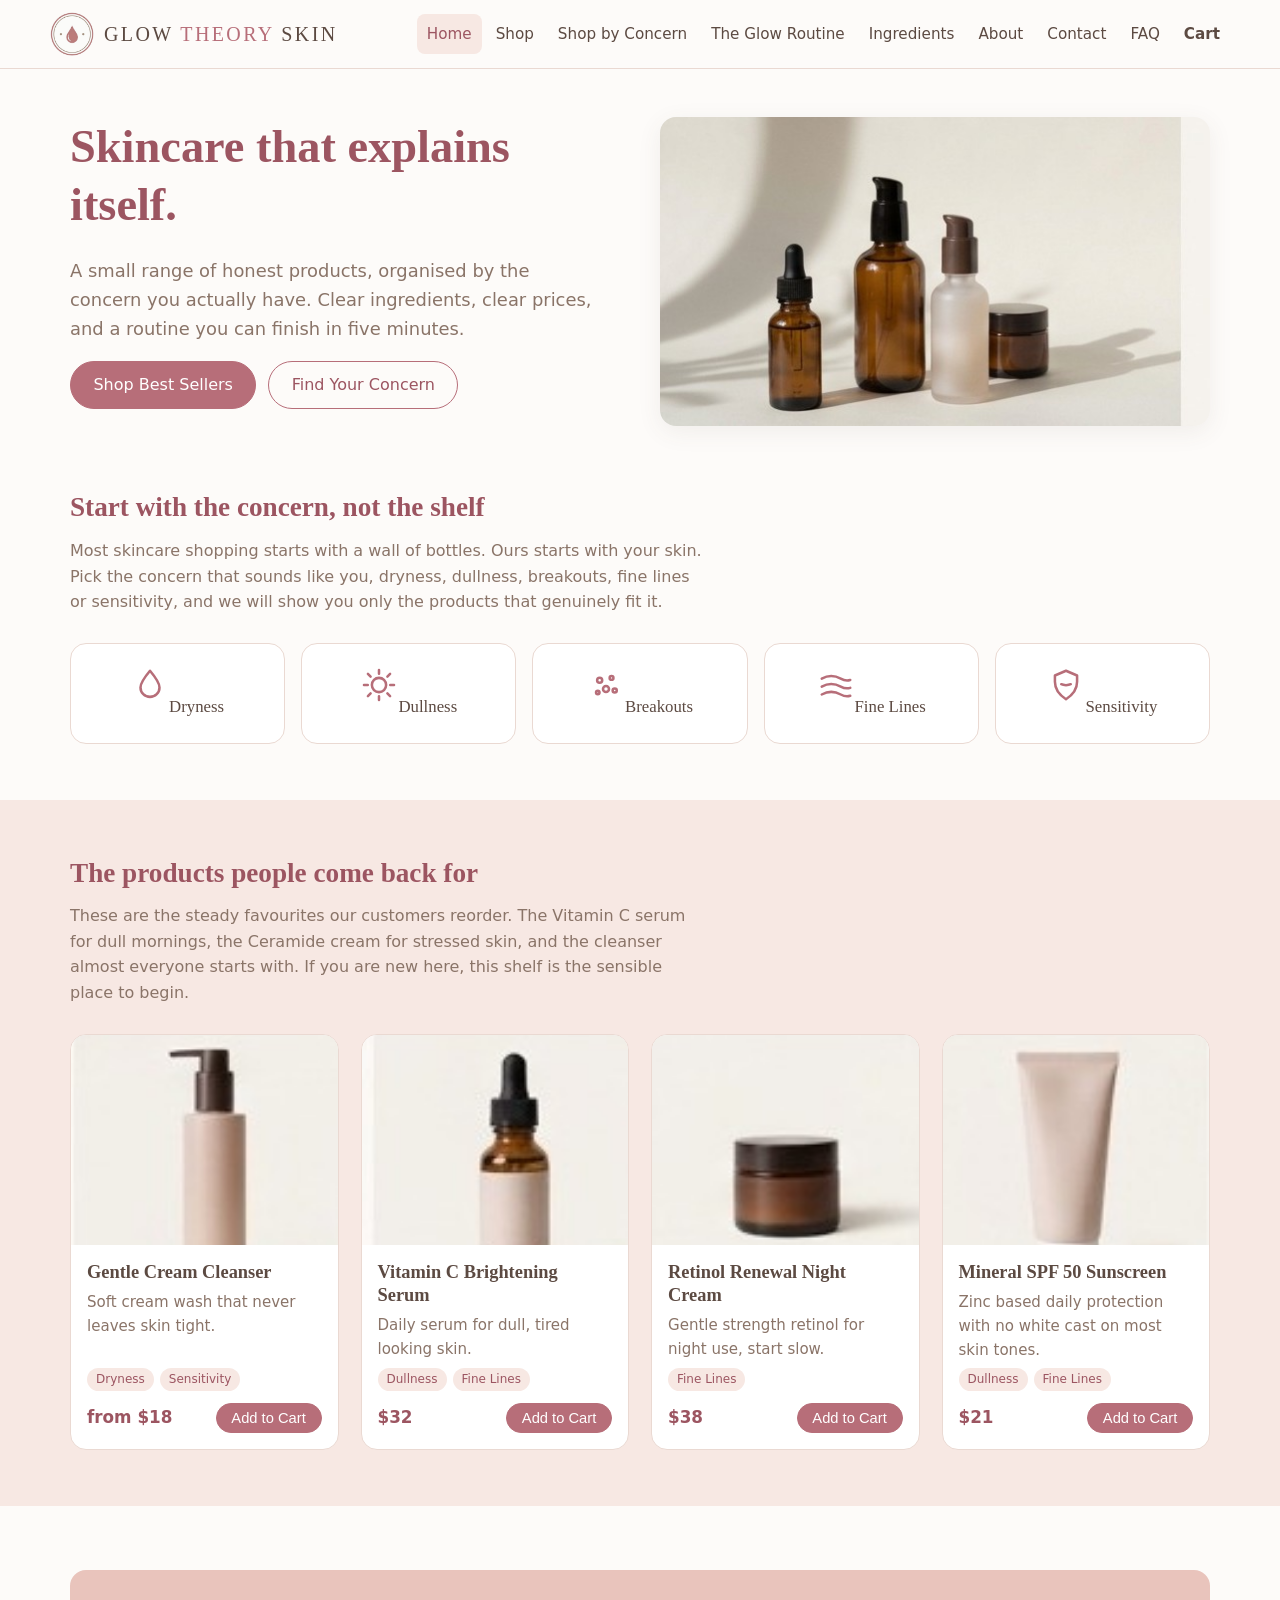
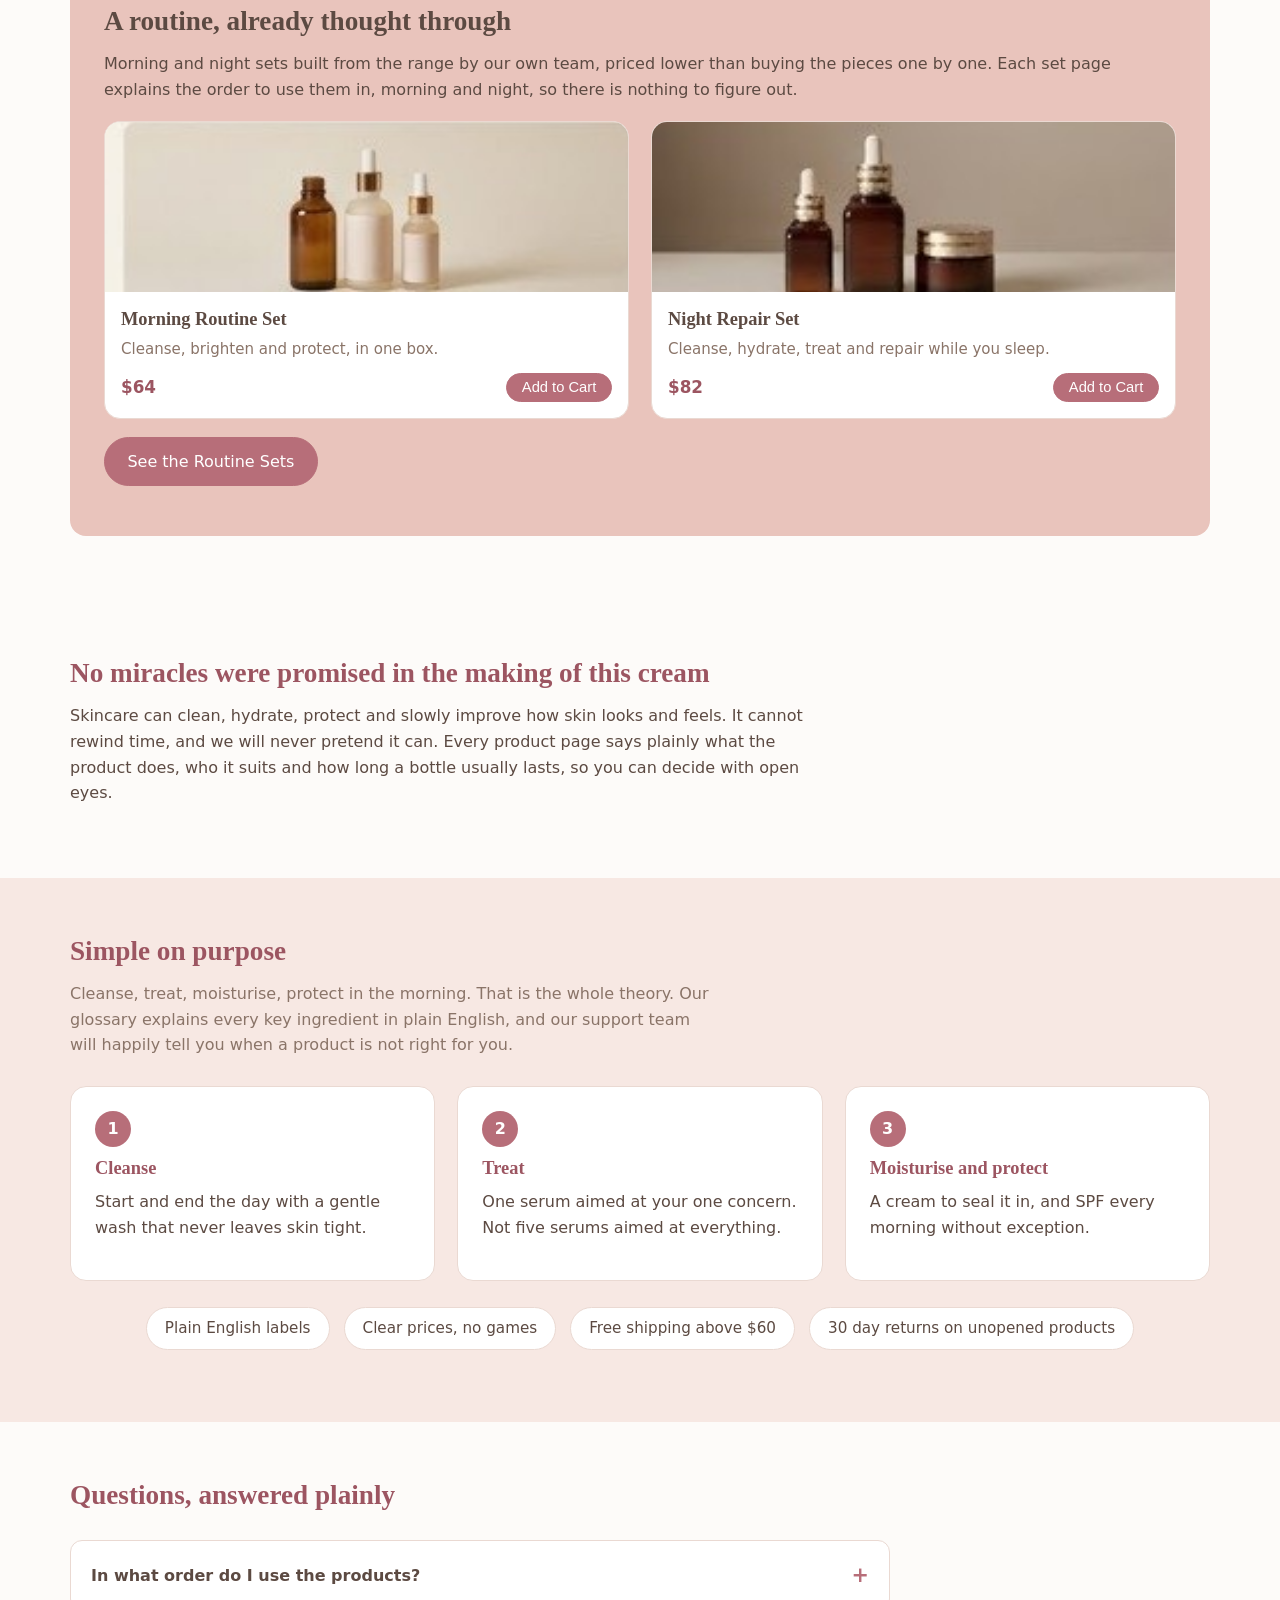
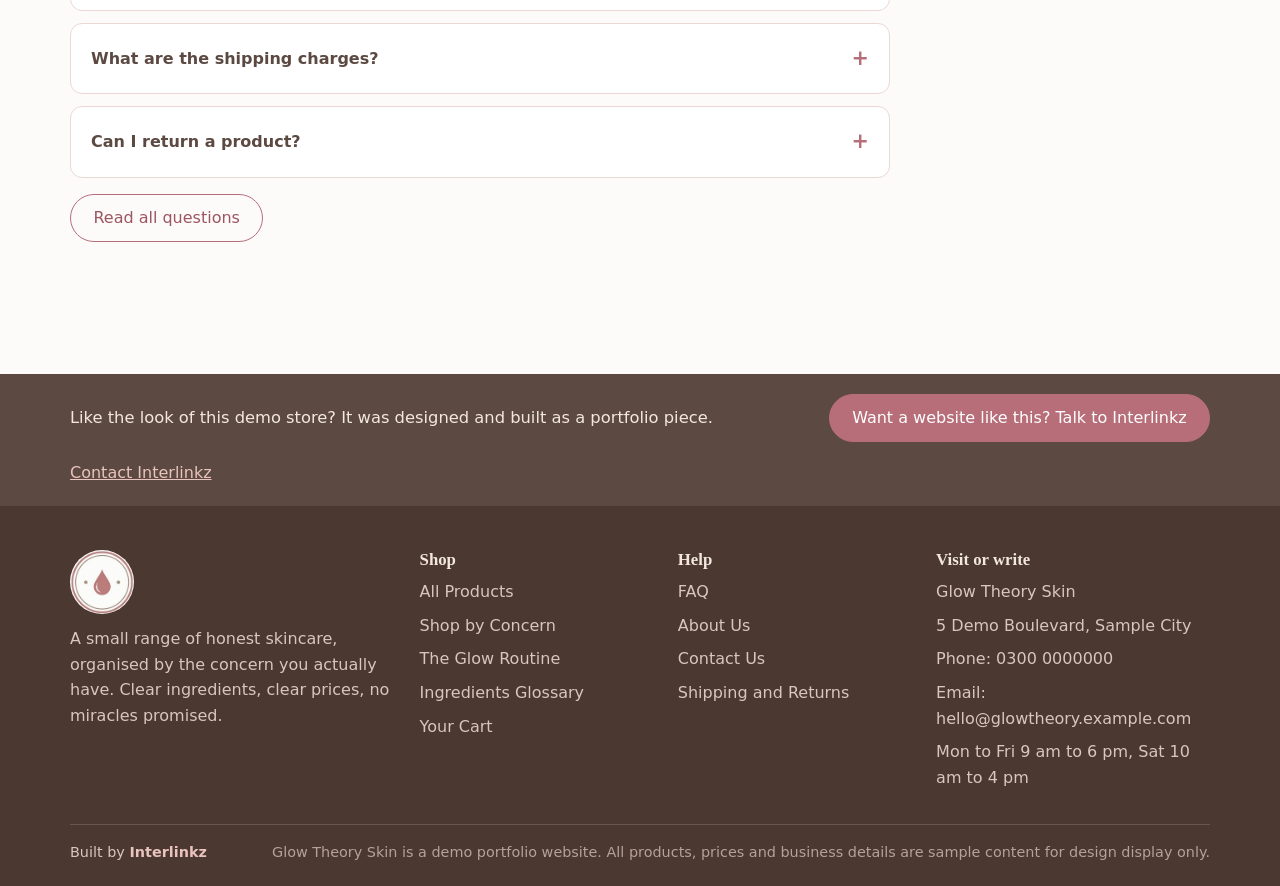
<file: index.html>
<!DOCTYPE html>
<html lang="en">
<head>
<meta charset="UTF-8">
<meta name="viewport" content="width=device-width, initial-scale=1.0">
<title>Glow Theory Skin · Honest skincare, organised by concern</title>
<meta name="description" content="A small range of honest skincare organised by concern. Clear ingredients, clear prices, and a routine you can finish in five minutes.">
<link rel="icon" type="image/png" href="assets/img/favicon.png">
<link rel="stylesheet" href="css/style.css">
</head>
<body>
<header class="site-header"><div class="wrap header-in">
<a class="brand" href="index.html"><img src="assets/img/logo-badge.png" alt="Glow Theory Skin logo"><span class="brand-name">GLOW <b>THEORY</b> SKIN</span></a>
<button class="nav-toggle" aria-label="Open menu" aria-expanded="false">&#9776;</button>
<nav class="main-nav" id="main-nav"><a href="index.html" class="active">Home</a><a href="shop.html">Shop</a><a href="concerns.html">Shop by Concern</a><a href="routine.html">The Glow Routine</a><a href="ingredients.html">Ingredients</a><a href="about.html">About</a><a href="contact.html">Contact</a><a href="faq.html">FAQ</a><a class="cart-link" href="cart.html">Cart<span class="cart-count" style="display:none">0</span></a></nav>
</div></header>
<main>
<div class="wrap"><div class="hero">
<div><h1>Skincare that explains itself.</h1>
<p class="sub">A small range of honest products, organised by the concern you actually have. Clear ingredients, clear prices, and a routine you can finish in five minutes.</p>
<p class="hero-btns"><a class="btn" href="#best-sellers">Shop Best Sellers</a><a class="btn btn-outline" href="concerns.html">Find Your Concern</a></p></div>
<div><img src="assets/img/hero.jpg" alt="Glow Theory Skin products on a pale background"></div>
</div></div>
<section><div class="wrap">
<div class="section-head"><h2>Start with the concern, not the shelf</h2>
<p>Most skincare shopping starts with a wall of bottles. Ours starts with your skin. Pick the concern that sounds like you, dryness, dullness, breakouts, fine lines or sensitivity, and we will show you only the products that genuinely fit it.</p></div>
<div class="tiles"><a class="tile" href="shop.html?concern=Dryness"><svg viewBox="0 0 24 24"><path d="M12 3c3.5 4.2 6 7.6 6 10.5A6 6 0 0 1 6 13.5C6 10.6 8.5 7.2 12 3z"/></svg><span>Dryness</span></a><a class="tile" href="shop.html?concern=Dullness"><svg viewBox="0 0 24 24"><circle cx="12" cy="12" r="4.5"/><path d="M12 2.5v2.4M12 19.1v2.4M2.5 12h2.4M19.1 12h2.4M5 5l1.7 1.7M17.3 17.3L19 19M19 5l-1.7 1.7M6.7 17.3L5 19"/></svg><span>Dullness</span></a><a class="tile" href="shop.html?concern=Breakouts"><svg viewBox="0 0 24 24"><circle cx="8" cy="9" r="1.6"/><circle cx="15.5" cy="7.5" r="1.2"/><circle cx="12" cy="14.5" r="1.9"/><circle cx="17.5" cy="15.5" r="1.3"/><circle cx="6.8" cy="16.8" r="1.1"/></svg><span>Breakouts</span></a><a class="tile" href="shop.html?concern=Fine Lines"><svg viewBox="0 0 24 24"><path d="M3 8c4-2.2 8-2.2 12 0 2 1.1 4 1.4 6 .8M3 13c4-2.2 8-2.2 12 0 2 1.1 4 1.4 6 .8M3 18c4-2.2 8-2.2 12 0 2 1.1 4 1.4 6 .8"/></svg><span>Fine Lines</span></a><a class="tile" href="shop.html?concern=Sensitivity"><svg viewBox="0 0 24 24"><path d="M12 21c-5-3.2-7-6.8-7-11V6l7-3 7 3v4c0 4.2-2 7.8-7 11z"/><path d="M9 11.5c1.5.8 4.5.8 6 0"/></svg><span>Sensitivity</span></a></div>
</div></section>
<section class="section-soft" id="best-sellers"><div class="wrap">
<div class="section-head"><h2>The products people come back for</h2>
<p>These are the steady favourites our customers reorder. The Vitamin C serum for dull mornings, the Ceramide cream for stressed skin, and the cleanser almost everyone starts with. If you are new here, this shelf is the sensible place to begin.</p></div>
<div class="grid grid-4" data-best></div>
</div></section>
<section><div class="wrap">
<div class="sets-band"><h2>A routine, already thought through</h2>
<p>Morning and night sets built from the range by our own team, priced lower than buying the pieces one by one. Each set page explains the order to use them in, morning and night, so there is nothing to figure out.</p>
<div class="set-cards" data-set-cards></div>
<p style="margin-top:18px"><a class="btn" href="routine.html">See the Routine Sets</a></p></div>
</div></section>
<section><div class="wrap"><div class="promise">
<h2>No miracles were promised in the making of this cream</h2>
<p>Skincare can clean, hydrate, protect and slowly improve how skin looks and feels. It cannot rewind time, and we will never pretend it can. Every product page says plainly what the product does, who it suits and how long a bottle usually lasts, so you can decide with open eyes.</p>
</div></div></section>
<section class="section-soft"><div class="wrap">
<div class="section-head"><h2>Simple on purpose</h2>
<p>Cleanse, treat, moisturise, protect in the morning. That is the whole theory. Our glossary explains every key ingredient in plain English, and our support team will happily tell you when a product is not right for you.</p></div>
<div class="steps-cards">
<div class="step-card"><span class="num">1</span><h3>Cleanse</h3><p>Start and end the day with a gentle wash that never leaves skin tight.</p></div>
<div class="step-card"><span class="num">2</span><h3>Treat</h3><p>One serum aimed at your one concern. Not five serums aimed at everything.</p></div>
<div class="step-card"><span class="num">3</span><h3>Moisturise and protect</h3><p>A cream to seal it in, and SPF every morning without exception.</p></div>
</div>
<p style="margin-top:26px" class="strip"><span>Plain English labels</span><span>Clear prices, no games</span><span>Free shipping above $60</span><span>30 day returns on unopened products</span></p>
</div></section>
<section><div class="wrap">
<div class="section-head"><h2>Questions, answered plainly</h2></div>

<div class="faq-list">
<div class="faq-item"><button type="button" class="faq-q" aria-expanded="false">In what order do I use the products?</button><div class="faq-a"><p>Morning: cleanser, serum, moisturiser, then SPF last. Night: cleanser, treatment or serum, then cream. The Glow Routine page shows the full order with the sets.</p></div></div>
<div class="faq-item"><button type="button" class="faq-q" aria-expanded="false">What are the shipping charges?</button><div class="faq-a"><p>Shipping is a flat $5 per order, and free on orders above $60. Orders placed before 2 pm usually leave the same working day.</p></div></div>
<div class="faq-item"><button type="button" class="faq-q" aria-expanded="false">Can I return a product?</button><div class="faq-a"><p>Unopened products can be returned within 30 days for a full refund. If a product arrives damaged or leaks, send us a photo within 2 days and we will replace it.</p></div></div>
</div>
<p style="margin-top:16px"><a class="btn btn-outline" href="faq.html">Read all questions</a></p>
</div></section>
</main>
<div class="leadband"><div class="wrap leadband-in">
<p>Like the look of this demo store? It was designed and built as a portfolio piece.</p>
<a class="btn" href="https://interlinkz.com/contact">Want a website like this? Talk to Interlinkz</a>
<a class="leadlink" href="https://interlinkz.com/contact">Contact Interlinkz</a>
</div></div>
<footer class="site-footer"><div class="wrap">
<div class="footer-grid">
<div class="footer-brand"><img src="assets/img/logo-badge.png" alt="Glow Theory Skin logo">
<p>A small range of honest skincare, organised by the concern you actually have. Clear ingredients, clear prices, no miracles promised.</p></div>
<div><h3>Shop</h3><ul>
<li><a href="shop.html">All Products</a></li>
<li><a href="concerns.html">Shop by Concern</a></li>
<li><a href="routine.html">The Glow Routine</a></li>
<li><a href="ingredients.html">Ingredients Glossary</a></li>
<li><a href="cart.html">Your Cart</a></li></ul></div>
<div><h3>Help</h3><ul>
<li><a href="faq.html">FAQ</a></li>
<li><a href="about.html">About Us</a></li>
<li><a href="contact.html">Contact Us</a></li>
<li><a href="faq.html">Shipping and Returns</a></li></ul></div>
<div><h3>Visit or write</h3><ul>
<li>Glow Theory Skin</li>
<li>5 Demo Boulevard, Sample City</li>
<li>Phone: 0300 0000000</li>
<li>Email: hello@glowtheory.example.com</li>
<li>Mon to Fri 9 am to 6 pm, Sat 10 am to 4 pm</li></ul></div>
</div>
<div class="footer-bottom">
<span>Built by <a href="https://interlinkz.com">Interlinkz</a></span>
<span class="demo-line">Glow Theory Skin is a demo portfolio website. All products, prices and business details are sample content for design display only.</span>
</div>
</div></footer>
<script src="js/data.js"></script>
<script src="js/app.js"></script>
</body>
</html>
</file>
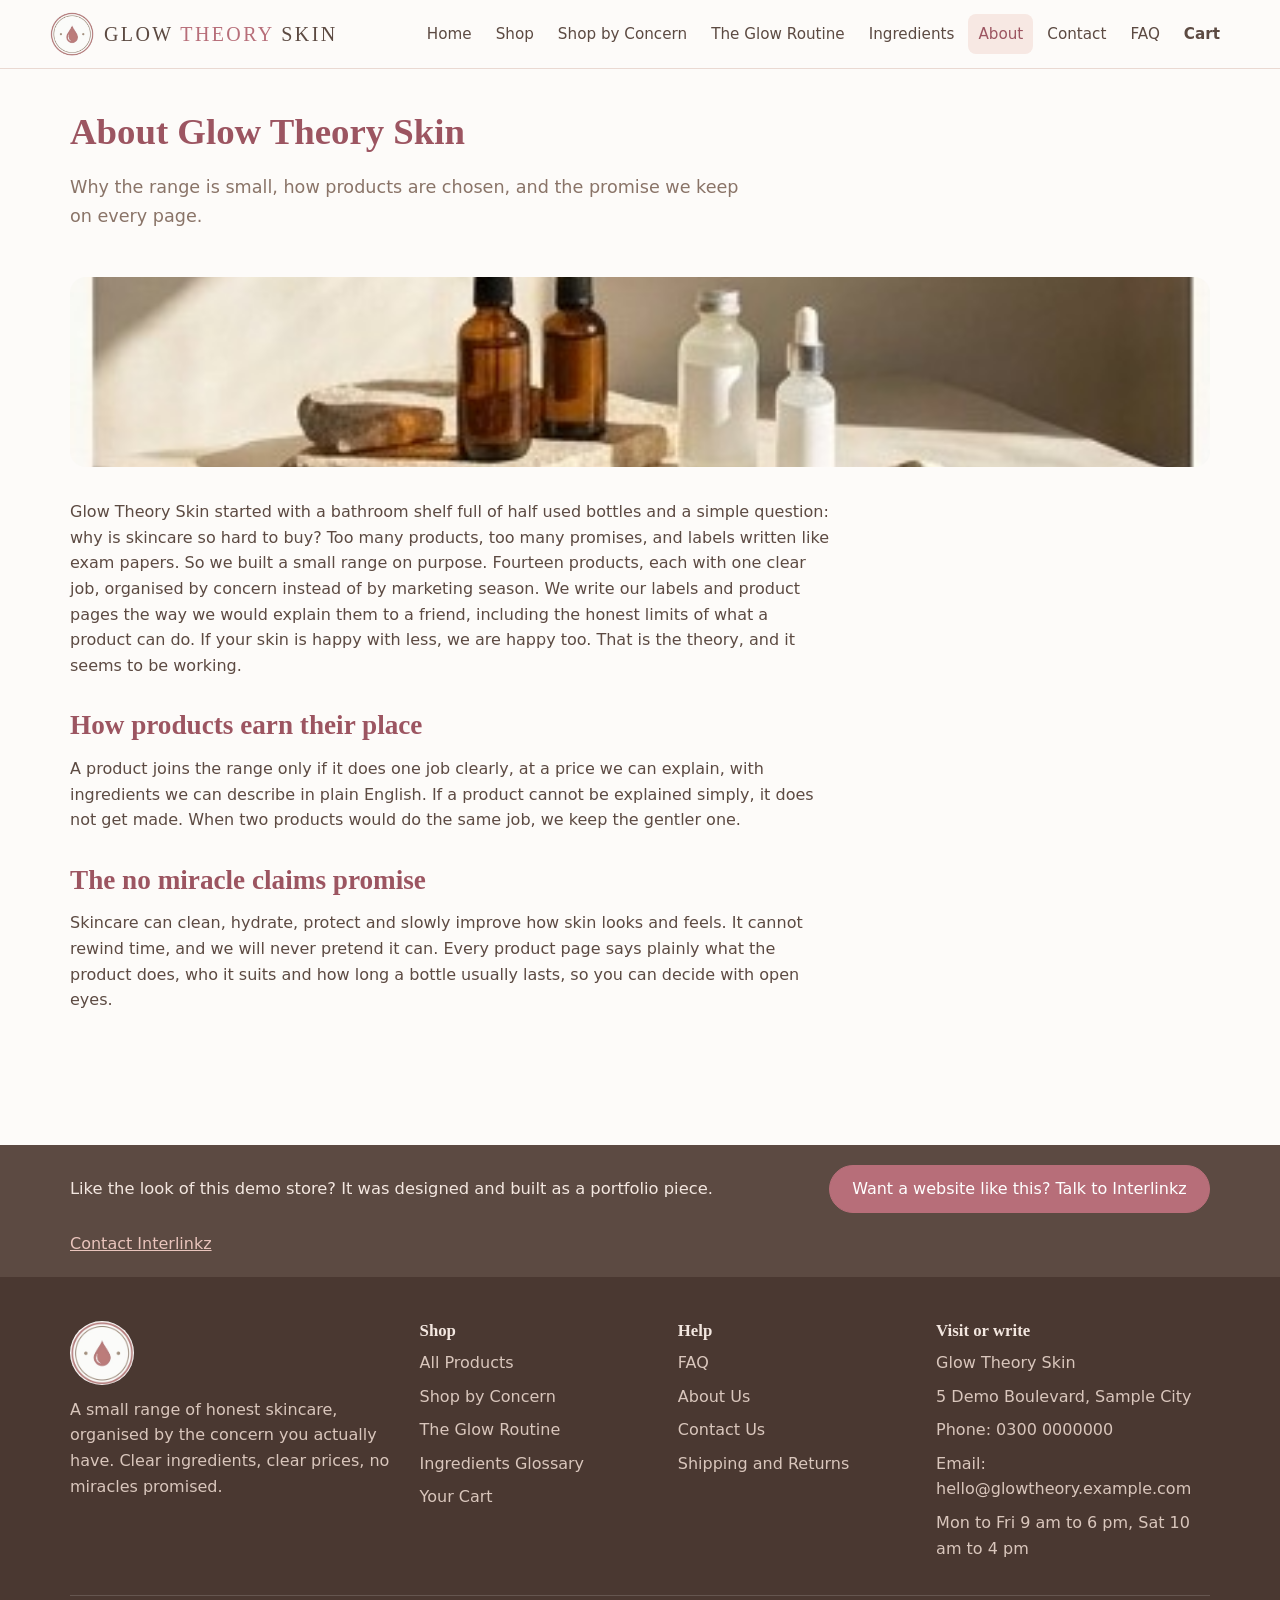
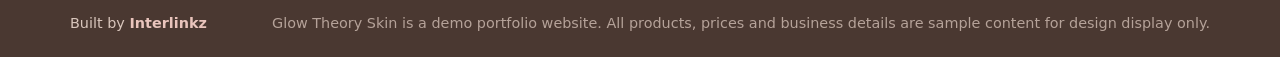
<file: about.html>
<!DOCTYPE html>
<html lang="en">
<head>
<meta charset="UTF-8">
<meta name="viewport" content="width=device-width, initial-scale=1.0">
<title>About · Glow Theory Skin</title>
<meta name="description" content="Why the Glow Theory Skin range is small on purpose, and our no miracle claims promise.">
<link rel="icon" type="image/png" href="assets/img/favicon.png">
<link rel="stylesheet" href="css/style.css">
</head>
<body>
<header class="site-header"><div class="wrap header-in">
<a class="brand" href="index.html"><img src="assets/img/logo-badge.png" alt="Glow Theory Skin logo"><span class="brand-name">GLOW <b>THEORY</b> SKIN</span></a>
<button class="nav-toggle" aria-label="Open menu" aria-expanded="false">&#9776;</button>
<nav class="main-nav" id="main-nav"><a href="index.html">Home</a><a href="shop.html">Shop</a><a href="concerns.html">Shop by Concern</a><a href="routine.html">The Glow Routine</a><a href="ingredients.html">Ingredients</a><a href="about.html" class="active">About</a><a href="contact.html">Contact</a><a href="faq.html">FAQ</a><a class="cart-link" href="cart.html">Cart<span class="cart-count" style="display:none">0</span></a></nav>
</div></header>
<main>
<div class="wrap"><div class="page-head"><h1>About Glow Theory Skin</h1>
<p class="lead">Why the range is small, how products are chosen, and the promise we keep on every page.</p></div>
<img class="page-banner" src="assets/img/about-banner.jpg" alt="Glow Theory Skin bottles arranged on a table">
<section style="padding-top:26px"><div class="promise">
<p>Glow Theory Skin started with a bathroom shelf full of half used bottles and a simple question: why is skincare so hard to buy? Too many products, too many promises, and labels written like exam papers. So we built a small range on purpose. Fourteen products, each with one clear job, organised by concern instead of by marketing season. We write our labels and product pages the way we would explain them to a friend, including the honest limits of what a product can do. If your skin is happy with less, we are happy too. That is the theory, and it seems to be working.</p>
<h2 style="margin-top:30px">How products earn their place</h2>
<p>A product joins the range only if it does one job clearly, at a price we can explain, with ingredients we can describe in plain English. If a product cannot be explained simply, it does not get made. When two products would do the same job, we keep the gentler one.</p>
<h2 style="margin-top:30px">The no miracle claims promise</h2>
<p>Skincare can clean, hydrate, protect and slowly improve how skin looks and feels. It cannot rewind time, and we will never pretend it can. Every product page says plainly what the product does, who it suits and how long a bottle usually lasts, so you can decide with open eyes.</p>
</div></section></div>
</main>
<div class="leadband"><div class="wrap leadband-in">
<p>Like the look of this demo store? It was designed and built as a portfolio piece.</p>
<a class="btn" href="https://interlinkz.com/contact">Want a website like this? Talk to Interlinkz</a>
<a class="leadlink" href="https://interlinkz.com/contact">Contact Interlinkz</a>
</div></div>
<footer class="site-footer"><div class="wrap">
<div class="footer-grid">
<div class="footer-brand"><img src="assets/img/logo-badge.png" alt="Glow Theory Skin logo">
<p>A small range of honest skincare, organised by the concern you actually have. Clear ingredients, clear prices, no miracles promised.</p></div>
<div><h3>Shop</h3><ul>
<li><a href="shop.html">All Products</a></li>
<li><a href="concerns.html">Shop by Concern</a></li>
<li><a href="routine.html">The Glow Routine</a></li>
<li><a href="ingredients.html">Ingredients Glossary</a></li>
<li><a href="cart.html">Your Cart</a></li></ul></div>
<div><h3>Help</h3><ul>
<li><a href="faq.html">FAQ</a></li>
<li><a href="about.html">About Us</a></li>
<li><a href="contact.html">Contact Us</a></li>
<li><a href="faq.html">Shipping and Returns</a></li></ul></div>
<div><h3>Visit or write</h3><ul>
<li>Glow Theory Skin</li>
<li>5 Demo Boulevard, Sample City</li>
<li>Phone: 0300 0000000</li>
<li>Email: hello@glowtheory.example.com</li>
<li>Mon to Fri 9 am to 6 pm, Sat 10 am to 4 pm</li></ul></div>
</div>
<div class="footer-bottom">
<span>Built by <a href="https://interlinkz.com">Interlinkz</a></span>
<span class="demo-line">Glow Theory Skin is a demo portfolio website. All products, prices and business details are sample content for design display only.</span>
</div>
</div></footer>
<script src="js/data.js"></script>
<script src="js/app.js"></script>
</body>
</html>
</file>
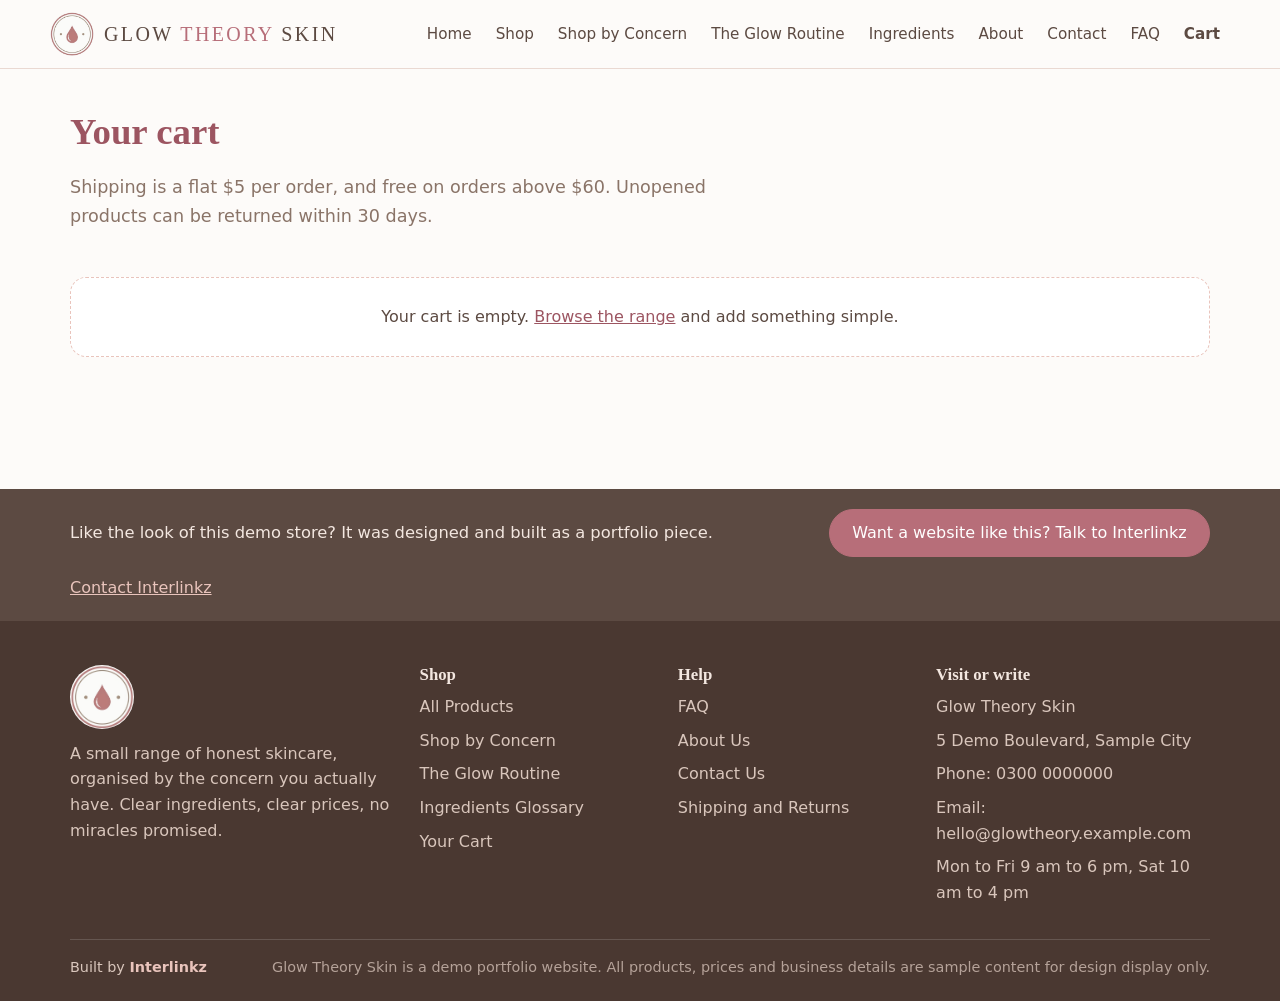
<file: cart.html>
<!DOCTYPE html>
<html lang="en">
<head>
<meta charset="UTF-8">
<meta name="viewport" content="width=device-width, initial-scale=1.0">
<title>Your Cart · Glow Theory Skin</title>
<meta name="description" content="Review your cart. Flat $5 shipping, free above $60.">
<link rel="icon" type="image/png" href="assets/img/favicon.png">
<link rel="stylesheet" href="css/style.css">
</head>
<body>
<header class="site-header"><div class="wrap header-in">
<a class="brand" href="index.html"><img src="assets/img/logo-badge.png" alt="Glow Theory Skin logo"><span class="brand-name">GLOW <b>THEORY</b> SKIN</span></a>
<button class="nav-toggle" aria-label="Open menu" aria-expanded="false">&#9776;</button>
<nav class="main-nav" id="main-nav"><a href="index.html">Home</a><a href="shop.html">Shop</a><a href="concerns.html">Shop by Concern</a><a href="routine.html">The Glow Routine</a><a href="ingredients.html">Ingredients</a><a href="about.html">About</a><a href="contact.html">Contact</a><a href="faq.html">FAQ</a><a class="cart-link" href="cart.html">Cart<span class="cart-count" style="display:none">0</span></a></nav>
</div></header>
<main>
<div class="wrap"><div class="page-head"><h1>Your cart</h1>
<p class="lead">Shipping is a flat $5 per order, and free on orders above $60. Unopened products can be returned within 30 days.</p></div>
<div style="padding:26px 0 56px"><div id="cart-lines"></div><div class="cart-summary" id="cart-summary"></div></div></div>
</main>
<div class="leadband"><div class="wrap leadband-in">
<p>Like the look of this demo store? It was designed and built as a portfolio piece.</p>
<a class="btn" href="https://interlinkz.com/contact">Want a website like this? Talk to Interlinkz</a>
<a class="leadlink" href="https://interlinkz.com/contact">Contact Interlinkz</a>
</div></div>
<footer class="site-footer"><div class="wrap">
<div class="footer-grid">
<div class="footer-brand"><img src="assets/img/logo-badge.png" alt="Glow Theory Skin logo">
<p>A small range of honest skincare, organised by the concern you actually have. Clear ingredients, clear prices, no miracles promised.</p></div>
<div><h3>Shop</h3><ul>
<li><a href="shop.html">All Products</a></li>
<li><a href="concerns.html">Shop by Concern</a></li>
<li><a href="routine.html">The Glow Routine</a></li>
<li><a href="ingredients.html">Ingredients Glossary</a></li>
<li><a href="cart.html">Your Cart</a></li></ul></div>
<div><h3>Help</h3><ul>
<li><a href="faq.html">FAQ</a></li>
<li><a href="about.html">About Us</a></li>
<li><a href="contact.html">Contact Us</a></li>
<li><a href="faq.html">Shipping and Returns</a></li></ul></div>
<div><h3>Visit or write</h3><ul>
<li>Glow Theory Skin</li>
<li>5 Demo Boulevard, Sample City</li>
<li>Phone: 0300 0000000</li>
<li>Email: hello@glowtheory.example.com</li>
<li>Mon to Fri 9 am to 6 pm, Sat 10 am to 4 pm</li></ul></div>
</div>
<div class="footer-bottom">
<span>Built by <a href="https://interlinkz.com">Interlinkz</a></span>
<span class="demo-line">Glow Theory Skin is a demo portfolio website. All products, prices and business details are sample content for design display only.</span>
</div>
</div></footer>
<script src="js/data.js"></script>
<script src="js/app.js"></script>
</body>
</html>
</file>
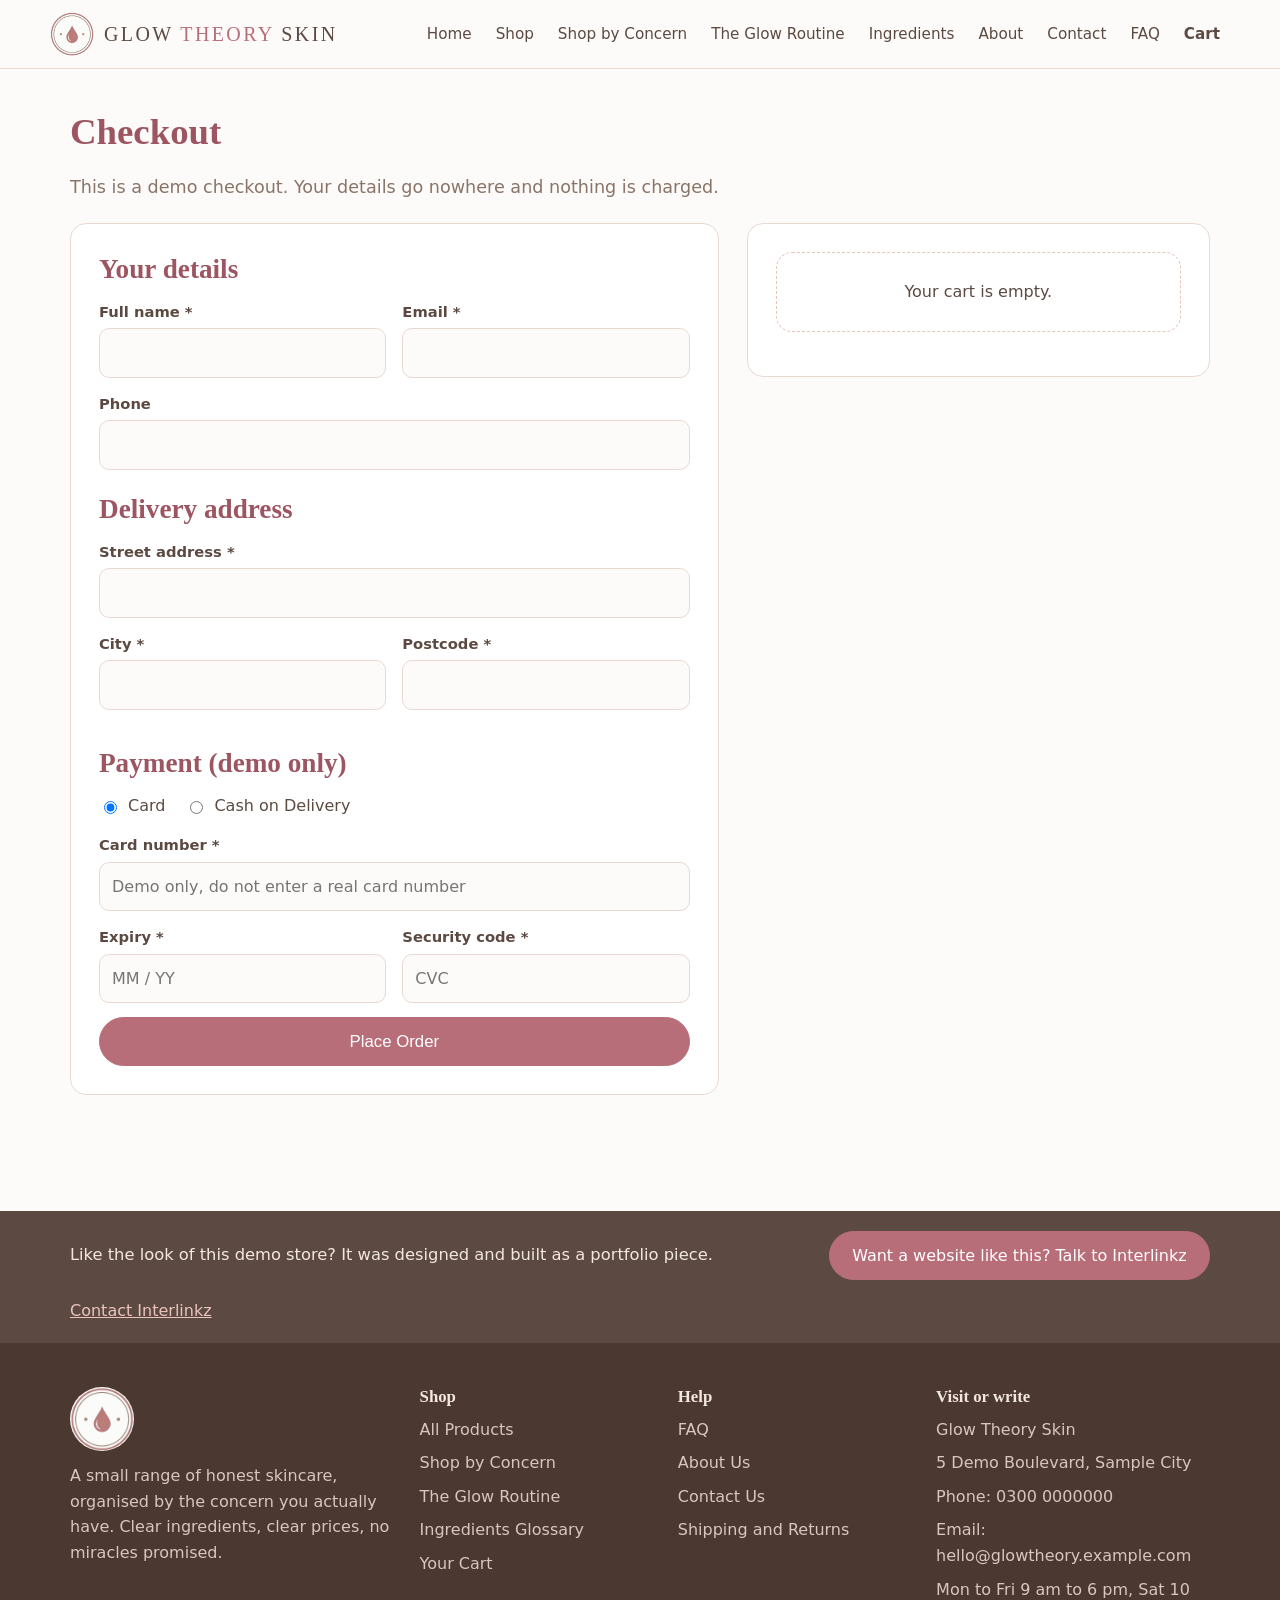
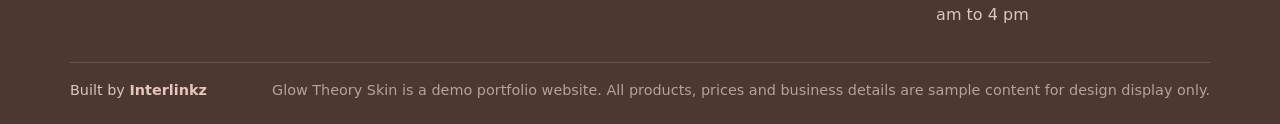
<file: checkout.html>
<!DOCTYPE html>
<html lang="en">
<head>
<meta charset="UTF-8">
<meta name="viewport" content="width=device-width, initial-scale=1.0">
<title>Checkout · Glow Theory Skin</title>
<meta name="description" content="Demo checkout. Flat $5 shipping, free above $60.">
<link rel="icon" type="image/png" href="assets/img/favicon.png">
<link rel="stylesheet" href="css/style.css">
</head>
<body>
<header class="site-header"><div class="wrap header-in">
<a class="brand" href="index.html"><img src="assets/img/logo-badge.png" alt="Glow Theory Skin logo"><span class="brand-name">GLOW <b>THEORY</b> SKIN</span></a>
<button class="nav-toggle" aria-label="Open menu" aria-expanded="false">&#9776;</button>
<nav class="main-nav" id="main-nav"><a href="index.html">Home</a><a href="shop.html">Shop</a><a href="concerns.html">Shop by Concern</a><a href="routine.html">The Glow Routine</a><a href="ingredients.html">Ingredients</a><a href="about.html">About</a><a href="contact.html">Contact</a><a href="faq.html">FAQ</a><a class="cart-link" href="cart.html">Cart<span class="cart-count" style="display:none">0</span></a></nav>
</div></header>
<main>
<div class="wrap"><div class="page-head"><h1>Checkout</h1>
<p class="lead">This is a demo checkout. Your details go nowhere and nothing is charged.</p></div>
<div id="checkout-main"><form class="checkout-grid" id="checkout-form" novalidate>
<div class="form-card"><h2>Your details</h2>
<div class="form-grid">
<div class="field"><label for="co-name">Full name *</label><input id="co-name" required autocomplete="name"></div>
<div class="field"><label for="co-email">Email *</label><input id="co-email" type="email" required autocomplete="email"></div>
</div>
<div class="field"><label for="co-phone">Phone</label><input id="co-phone" autocomplete="tel"></div>
<h2 style="margin-top:22px">Delivery address</h2>
<div class="field"><label for="co-street">Street address *</label><input id="co-street" required autocomplete="street-address"></div>
<div class="form-grid">
<div class="field"><label for="co-city">City *</label><input id="co-city" required autocomplete="address-level2"></div>
<div class="field"><label for="co-zip">Postcode *</label><input id="co-zip" required autocomplete="postal-code"></div>
</div>
<h2 style="margin-top:22px">Payment (demo only)</h2>
<div class="radio-row">
<label><input type="radio" name="pay" value="card" checked> Card</label>
<label><input type="radio" name="pay" value="cod"> Cash on Delivery</label>
</div>
<div id="card-fields">
<div class="field"><label for="co-card">Card number *</label><input id="co-card" inputmode="numeric" placeholder="Demo only, do not enter a real card number"></div>
<div class="form-grid">
<div class="field"><label for="co-exp">Expiry *</label><input id="co-exp" placeholder="MM / YY"></div>
<div class="field"><label for="co-cvc">Security code *</label><input id="co-cvc" inputmode="numeric" placeholder="CVC"></div>
</div></div>
<button type="submit" class="btn btn-big">Place Order</button>
</div>
<div class="form-card" id="order-summary"></div>
</form></div></div>
</main>
<div class="leadband"><div class="wrap leadband-in">
<p>Like the look of this demo store? It was designed and built as a portfolio piece.</p>
<a class="btn" href="https://interlinkz.com/contact">Want a website like this? Talk to Interlinkz</a>
<a class="leadlink" href="https://interlinkz.com/contact">Contact Interlinkz</a>
</div></div>
<footer class="site-footer"><div class="wrap">
<div class="footer-grid">
<div class="footer-brand"><img src="assets/img/logo-badge.png" alt="Glow Theory Skin logo">
<p>A small range of honest skincare, organised by the concern you actually have. Clear ingredients, clear prices, no miracles promised.</p></div>
<div><h3>Shop</h3><ul>
<li><a href="shop.html">All Products</a></li>
<li><a href="concerns.html">Shop by Concern</a></li>
<li><a href="routine.html">The Glow Routine</a></li>
<li><a href="ingredients.html">Ingredients Glossary</a></li>
<li><a href="cart.html">Your Cart</a></li></ul></div>
<div><h3>Help</h3><ul>
<li><a href="faq.html">FAQ</a></li>
<li><a href="about.html">About Us</a></li>
<li><a href="contact.html">Contact Us</a></li>
<li><a href="faq.html">Shipping and Returns</a></li></ul></div>
<div><h3>Visit or write</h3><ul>
<li>Glow Theory Skin</li>
<li>5 Demo Boulevard, Sample City</li>
<li>Phone: 0300 0000000</li>
<li>Email: hello@glowtheory.example.com</li>
<li>Mon to Fri 9 am to 6 pm, Sat 10 am to 4 pm</li></ul></div>
</div>
<div class="footer-bottom">
<span>Built by <a href="https://interlinkz.com">Interlinkz</a></span>
<span class="demo-line">Glow Theory Skin is a demo portfolio website. All products, prices and business details are sample content for design display only.</span>
</div>
</div></footer>
<script src="js/data.js"></script>
<script src="js/app.js"></script>
</body>
</html>
</file>
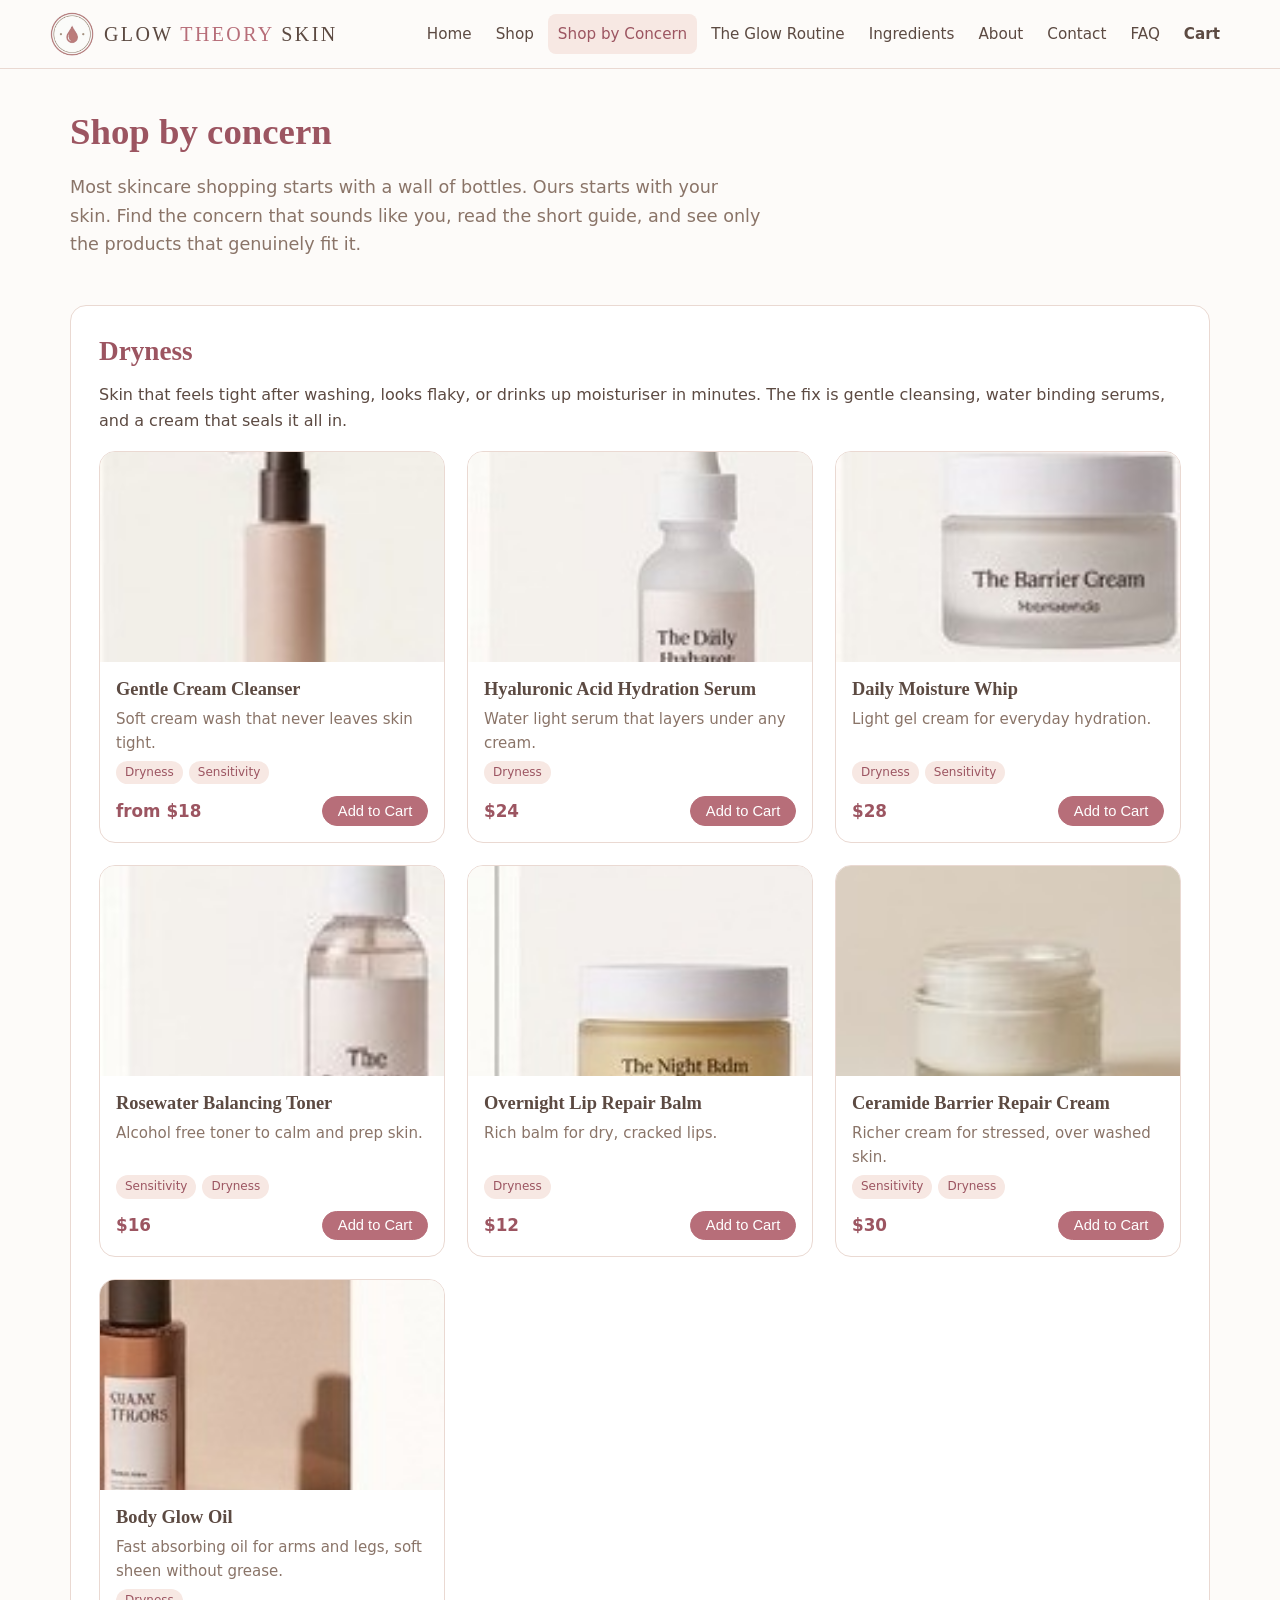
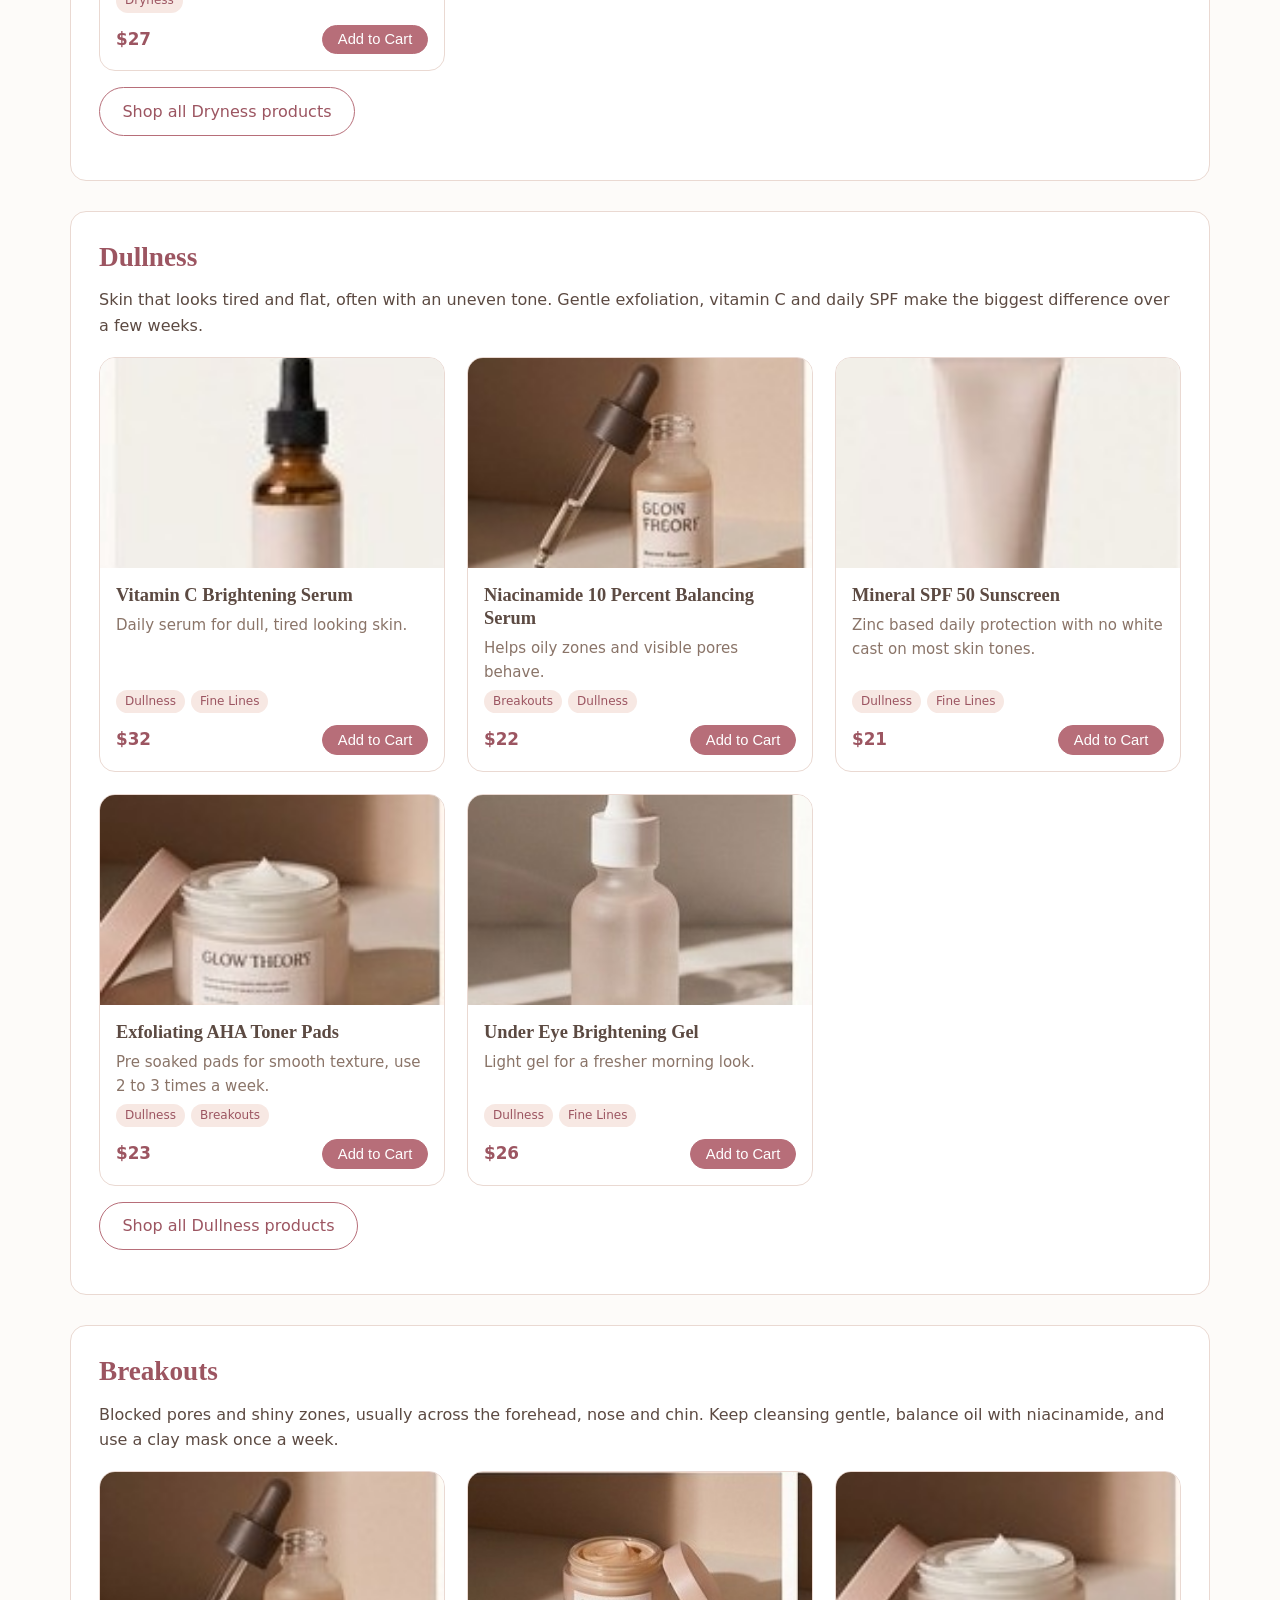
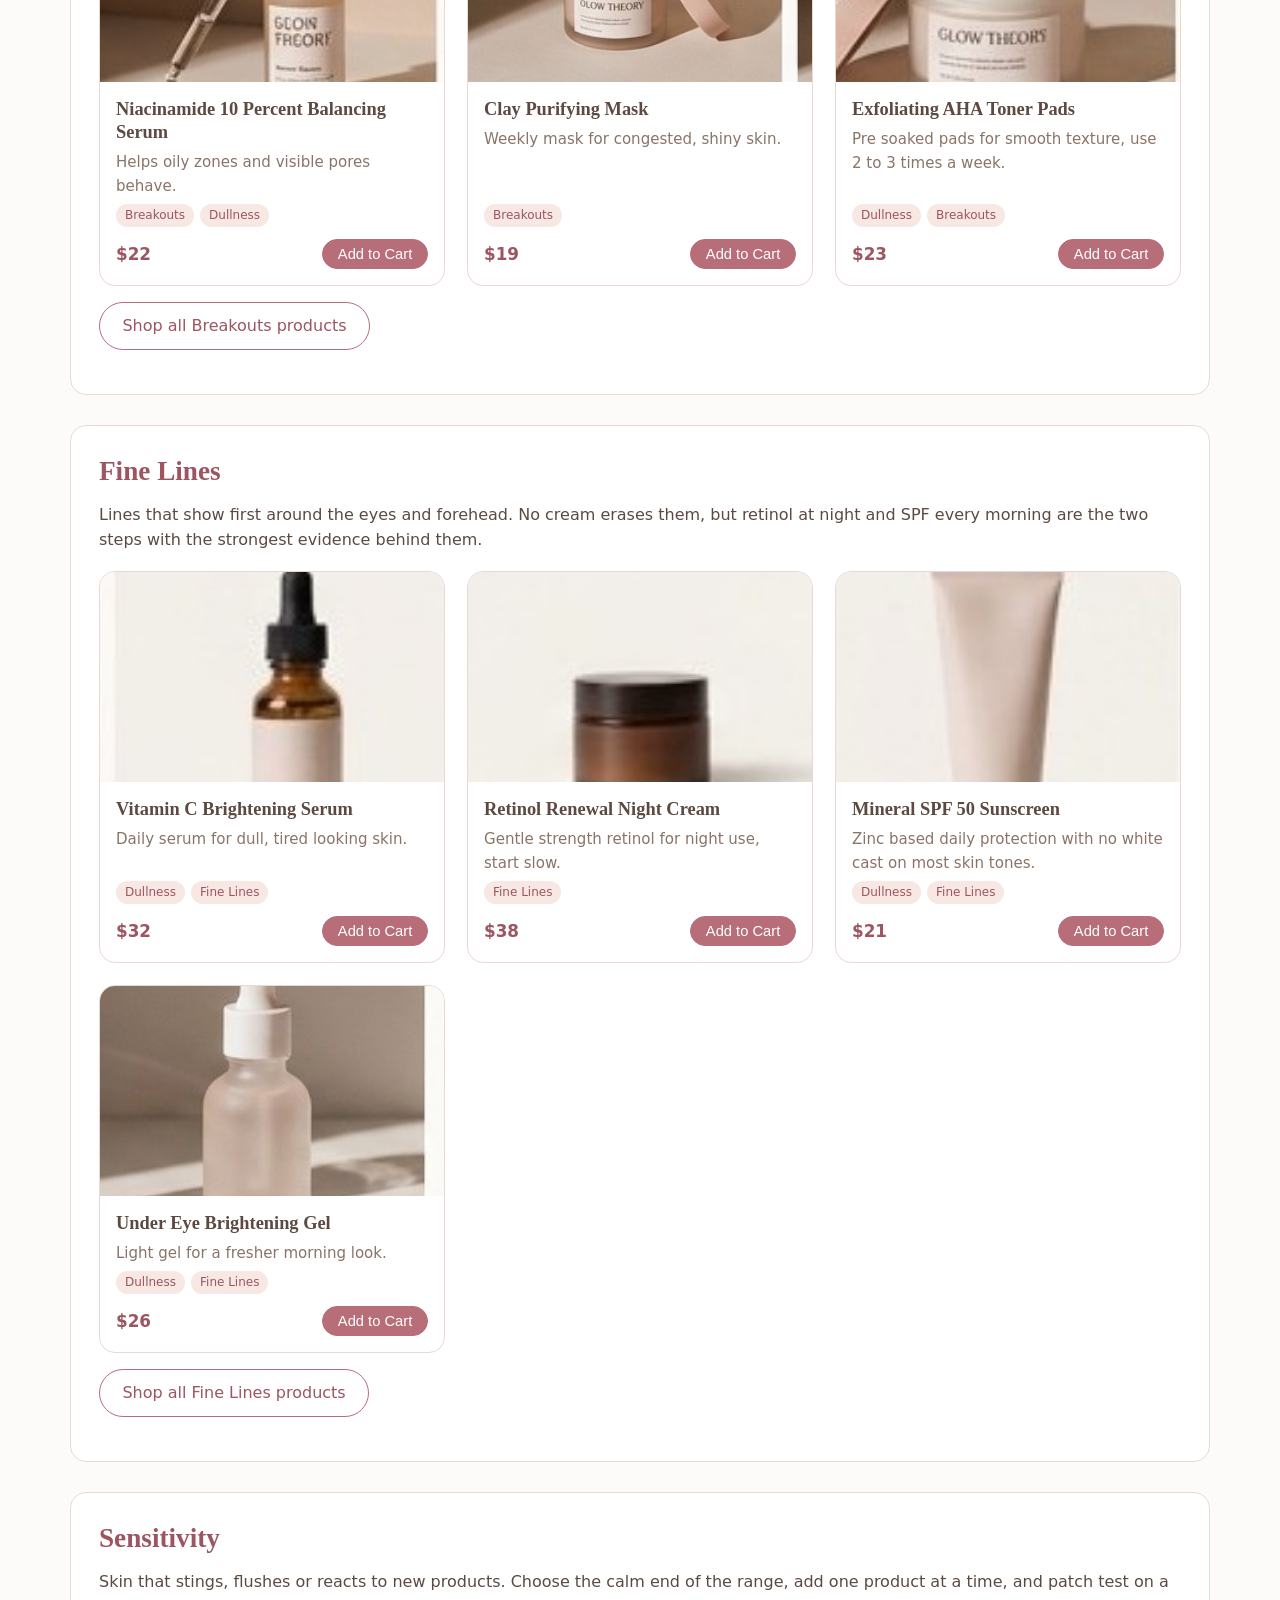
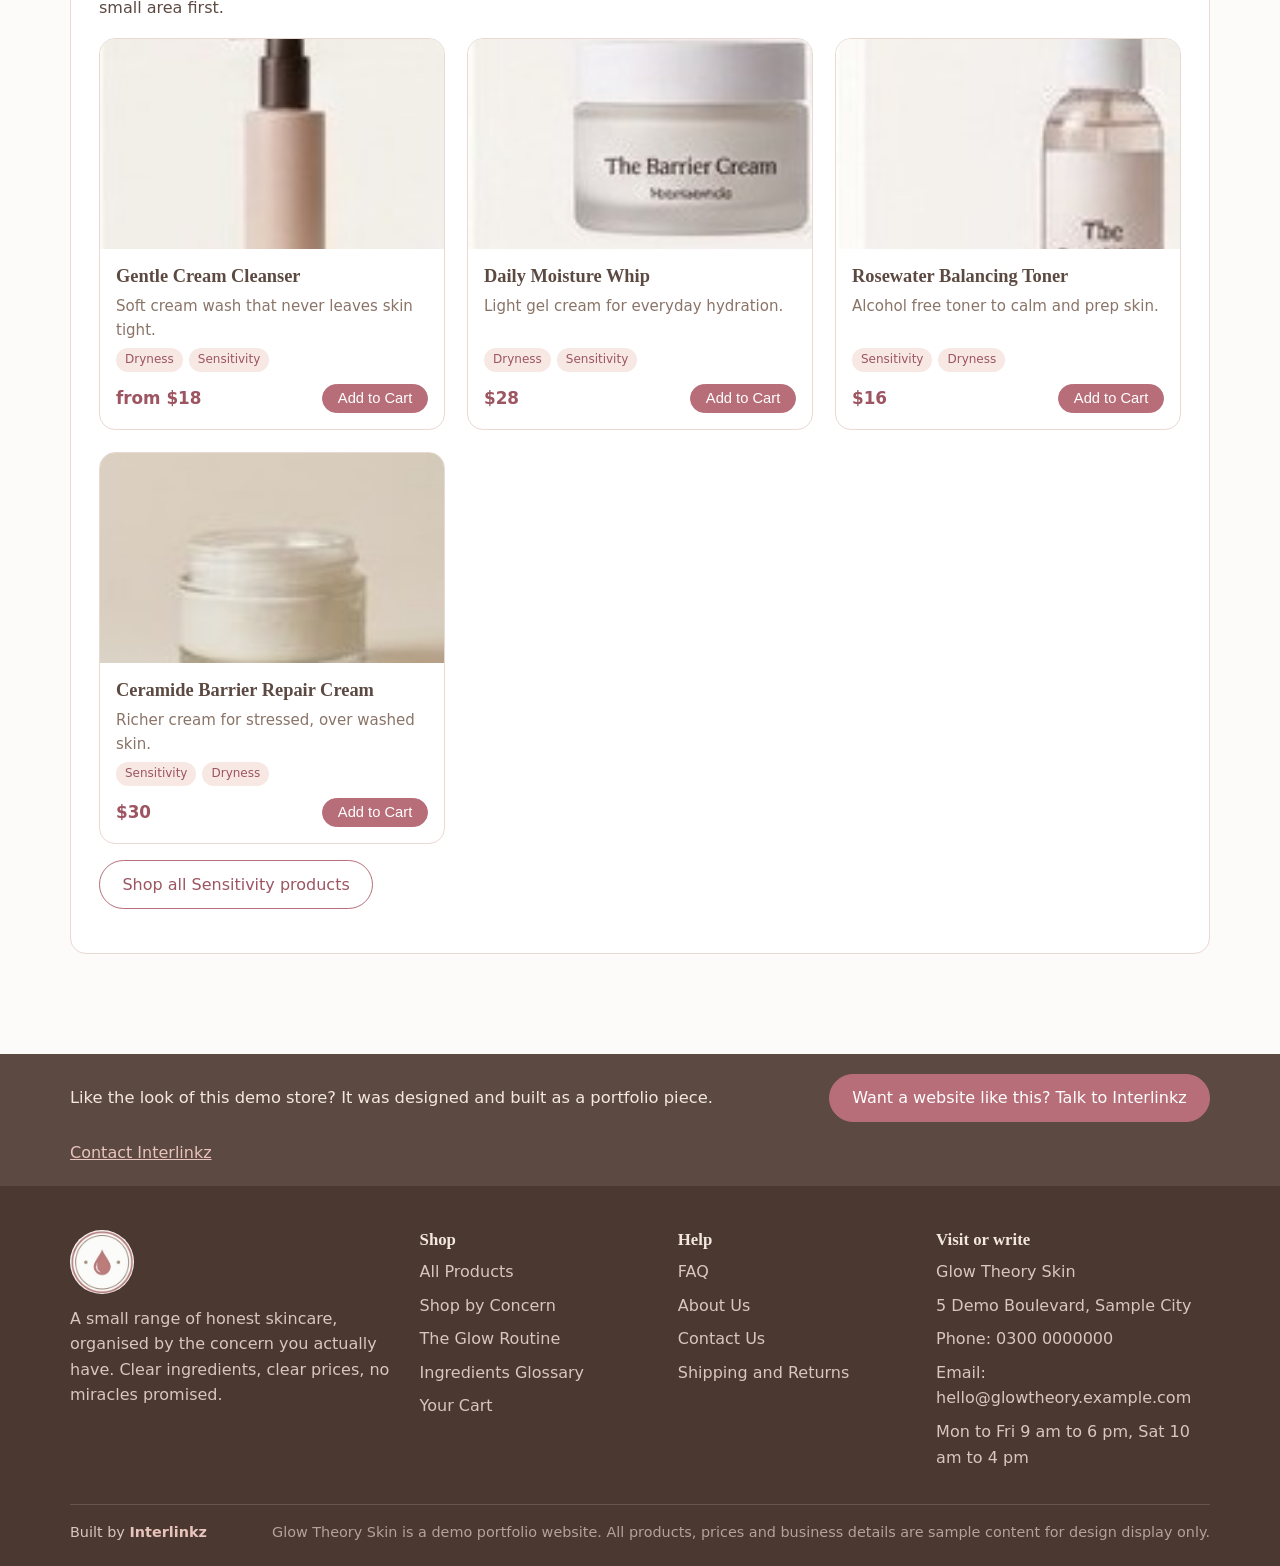
<file: concerns.html>
<!DOCTYPE html>
<html lang="en">
<head>
<meta charset="UTF-8">
<meta name="viewport" content="width=device-width, initial-scale=1.0">
<title>Shop by Concern · Glow Theory Skin</title>
<meta name="description" content="Plain guides to dryness, dullness, breakouts, fine lines and sensitivity, with the products that fit each one.">
<link rel="icon" type="image/png" href="assets/img/favicon.png">
<link rel="stylesheet" href="css/style.css">
</head>
<body>
<header class="site-header"><div class="wrap header-in">
<a class="brand" href="index.html"><img src="assets/img/logo-badge.png" alt="Glow Theory Skin logo"><span class="brand-name">GLOW <b>THEORY</b> SKIN</span></a>
<button class="nav-toggle" aria-label="Open menu" aria-expanded="false">&#9776;</button>
<nav class="main-nav" id="main-nav"><a href="index.html">Home</a><a href="shop.html">Shop</a><a href="concerns.html" class="active">Shop by Concern</a><a href="routine.html">The Glow Routine</a><a href="ingredients.html">Ingredients</a><a href="about.html">About</a><a href="contact.html">Contact</a><a href="faq.html">FAQ</a><a class="cart-link" href="cart.html">Cart<span class="cart-count" style="display:none">0</span></a></nav>
</div></header>
<main>
<div class="wrap"><div class="page-head"><h1>Shop by concern</h1>
<p class="lead">Most skincare shopping starts with a wall of bottles. Ours starts with your skin. Find the concern that sounds like you, read the short guide, and see only the products that genuinely fit it.</p></div>
<div style="padding:26px 0 10px">
<div class="guide-block"><h2>Dryness</h2><p>Skin that feels tight after washing, looks flaky, or drinks up moisturiser in minutes. The fix is gentle cleansing, water binding serums, and a cream that seals it all in.</p>
<div class="grid grid-3" data-concern-grid="Dryness"></div>
<p class="guide-more"><a class="btn btn-outline" href="shop.html?concern=Dryness">Shop all Dryness products</a></p></div>
<div class="guide-block"><h2>Dullness</h2><p>Skin that looks tired and flat, often with an uneven tone. Gentle exfoliation, vitamin C and daily SPF make the biggest difference over a few weeks.</p>
<div class="grid grid-3" data-concern-grid="Dullness"></div>
<p class="guide-more"><a class="btn btn-outline" href="shop.html?concern=Dullness">Shop all Dullness products</a></p></div>
<div class="guide-block"><h2>Breakouts</h2><p>Blocked pores and shiny zones, usually across the forehead, nose and chin. Keep cleansing gentle, balance oil with niacinamide, and use a clay mask once a week.</p>
<div class="grid grid-3" data-concern-grid="Breakouts"></div>
<p class="guide-more"><a class="btn btn-outline" href="shop.html?concern=Breakouts">Shop all Breakouts products</a></p></div>
<div class="guide-block"><h2>Fine Lines</h2><p>Lines that show first around the eyes and forehead. No cream erases them, but retinol at night and SPF every morning are the two steps with the strongest evidence behind them.</p>
<div class="grid grid-3" data-concern-grid="Fine Lines"></div>
<p class="guide-more"><a class="btn btn-outline" href="shop.html?concern=Fine Lines">Shop all Fine Lines products</a></p></div>
<div class="guide-block"><h2>Sensitivity</h2><p>Skin that stings, flushes or reacts to new products. Choose the calm end of the range, add one product at a time, and patch test on a small area first.</p>
<div class="grid grid-3" data-concern-grid="Sensitivity"></div>
<p class="guide-more"><a class="btn btn-outline" href="shop.html?concern=Sensitivity">Shop all Sensitivity products</a></p></div></div></div>
</main>
<div class="leadband"><div class="wrap leadband-in">
<p>Like the look of this demo store? It was designed and built as a portfolio piece.</p>
<a class="btn" href="https://interlinkz.com/contact">Want a website like this? Talk to Interlinkz</a>
<a class="leadlink" href="https://interlinkz.com/contact">Contact Interlinkz</a>
</div></div>
<footer class="site-footer"><div class="wrap">
<div class="footer-grid">
<div class="footer-brand"><img src="assets/img/logo-badge.png" alt="Glow Theory Skin logo">
<p>A small range of honest skincare, organised by the concern you actually have. Clear ingredients, clear prices, no miracles promised.</p></div>
<div><h3>Shop</h3><ul>
<li><a href="shop.html">All Products</a></li>
<li><a href="concerns.html">Shop by Concern</a></li>
<li><a href="routine.html">The Glow Routine</a></li>
<li><a href="ingredients.html">Ingredients Glossary</a></li>
<li><a href="cart.html">Your Cart</a></li></ul></div>
<div><h3>Help</h3><ul>
<li><a href="faq.html">FAQ</a></li>
<li><a href="about.html">About Us</a></li>
<li><a href="contact.html">Contact Us</a></li>
<li><a href="faq.html">Shipping and Returns</a></li></ul></div>
<div><h3>Visit or write</h3><ul>
<li>Glow Theory Skin</li>
<li>5 Demo Boulevard, Sample City</li>
<li>Phone: 0300 0000000</li>
<li>Email: hello@glowtheory.example.com</li>
<li>Mon to Fri 9 am to 6 pm, Sat 10 am to 4 pm</li></ul></div>
</div>
<div class="footer-bottom">
<span>Built by <a href="https://interlinkz.com">Interlinkz</a></span>
<span class="demo-line">Glow Theory Skin is a demo portfolio website. All products, prices and business details are sample content for design display only.</span>
</div>
</div></footer>
<script src="js/data.js"></script>
<script src="js/app.js"></script>
</body>
</html>
</file>
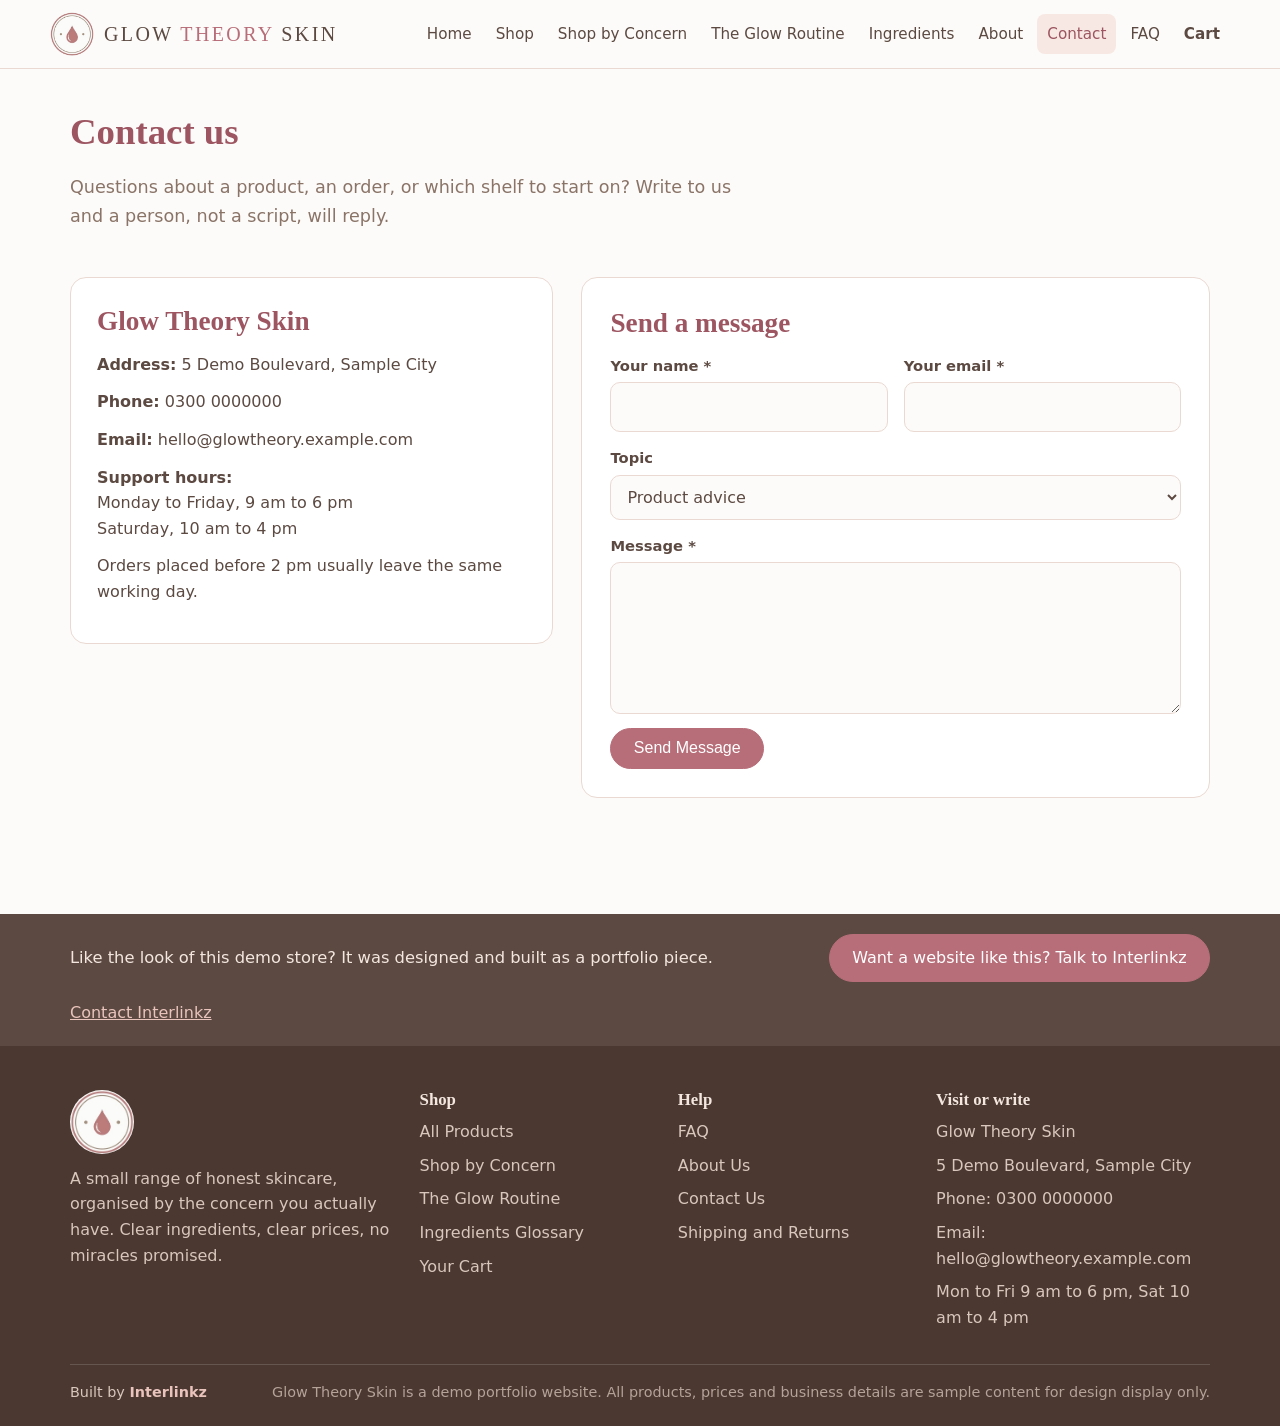
<file: contact.html>
<!DOCTYPE html>
<html lang="en">
<head>
<meta charset="UTF-8">
<meta name="viewport" content="width=device-width, initial-scale=1.0">
<title>Contact · Glow Theory Skin</title>
<meta name="description" content="Contact Glow Theory Skin support. Monday to Friday 9 am to 6 pm, Saturday 10 am to 4 pm.">
<link rel="icon" type="image/png" href="assets/img/favicon.png">
<link rel="stylesheet" href="css/style.css">
</head>
<body>
<header class="site-header"><div class="wrap header-in">
<a class="brand" href="index.html"><img src="assets/img/logo-badge.png" alt="Glow Theory Skin logo"><span class="brand-name">GLOW <b>THEORY</b> SKIN</span></a>
<button class="nav-toggle" aria-label="Open menu" aria-expanded="false">&#9776;</button>
<nav class="main-nav" id="main-nav"><a href="index.html">Home</a><a href="shop.html">Shop</a><a href="concerns.html">Shop by Concern</a><a href="routine.html">The Glow Routine</a><a href="ingredients.html">Ingredients</a><a href="about.html">About</a><a href="contact.html" class="active">Contact</a><a href="faq.html">FAQ</a><a class="cart-link" href="cart.html">Cart<span class="cart-count" style="display:none">0</span></a></nav>
</div></header>
<main>
<div class="wrap"><div class="page-head"><h1>Contact us</h1>
<p class="lead">Questions about a product, an order, or which shelf to start on? Write to us and a person, not a script, will reply.</p></div>
<div class="contact-grid" style="padding:26px 0 56px">
<div class="contact-facts">
<h2>Glow Theory Skin</h2>
<p><strong>Address:</strong> 5 Demo Boulevard, Sample City</p>
<p><strong>Phone:</strong> 0300 0000000</p>
<p><strong>Email:</strong> hello@glowtheory.example.com</p>
<p><strong>Support hours:</strong><br>Monday to Friday, 9 am to 6 pm<br>Saturday, 10 am to 4 pm</p>
<p>Orders placed before 2 pm usually leave the same working day.</p>
</div>
<div class="form-card"><h2>Send a message</h2>
<form id="contact-form" novalidate>
<div class="form-grid">
<div class="field"><label for="ct-name">Your name *</label><input id="ct-name" required></div>
<div class="field"><label for="ct-email">Your email *</label><input id="ct-email" type="email" required></div>
</div>
<div class="field"><label for="ct-topic">Topic</label><select id="ct-topic"><option>Product advice</option><option>An order</option><option>Returns</option><option>Something else</option></select></div>
<div class="field"><label for="ct-msg">Message *</label><textarea id="ct-msg" rows="5" required></textarea></div>
<button type="submit" class="btn">Send Message</button>
<div class="form-done" id="contact-done"><strong>Thank you.</strong> Your message has been noted. This is a demo store, so the message goes no further than this page, but in the real store we reply within one working day.</div>
</form></div>
</div></div>
</main>
<div class="leadband"><div class="wrap leadband-in">
<p>Like the look of this demo store? It was designed and built as a portfolio piece.</p>
<a class="btn" href="https://interlinkz.com/contact">Want a website like this? Talk to Interlinkz</a>
<a class="leadlink" href="https://interlinkz.com/contact">Contact Interlinkz</a>
</div></div>
<footer class="site-footer"><div class="wrap">
<div class="footer-grid">
<div class="footer-brand"><img src="assets/img/logo-badge.png" alt="Glow Theory Skin logo">
<p>A small range of honest skincare, organised by the concern you actually have. Clear ingredients, clear prices, no miracles promised.</p></div>
<div><h3>Shop</h3><ul>
<li><a href="shop.html">All Products</a></li>
<li><a href="concerns.html">Shop by Concern</a></li>
<li><a href="routine.html">The Glow Routine</a></li>
<li><a href="ingredients.html">Ingredients Glossary</a></li>
<li><a href="cart.html">Your Cart</a></li></ul></div>
<div><h3>Help</h3><ul>
<li><a href="faq.html">FAQ</a></li>
<li><a href="about.html">About Us</a></li>
<li><a href="contact.html">Contact Us</a></li>
<li><a href="faq.html">Shipping and Returns</a></li></ul></div>
<div><h3>Visit or write</h3><ul>
<li>Glow Theory Skin</li>
<li>5 Demo Boulevard, Sample City</li>
<li>Phone: 0300 0000000</li>
<li>Email: hello@glowtheory.example.com</li>
<li>Mon to Fri 9 am to 6 pm, Sat 10 am to 4 pm</li></ul></div>
</div>
<div class="footer-bottom">
<span>Built by <a href="https://interlinkz.com">Interlinkz</a></span>
<span class="demo-line">Glow Theory Skin is a demo portfolio website. All products, prices and business details are sample content for design display only.</span>
</div>
</div></footer>
<script src="js/data.js"></script>
<script src="js/app.js"></script>
</body>
</html>
</file>
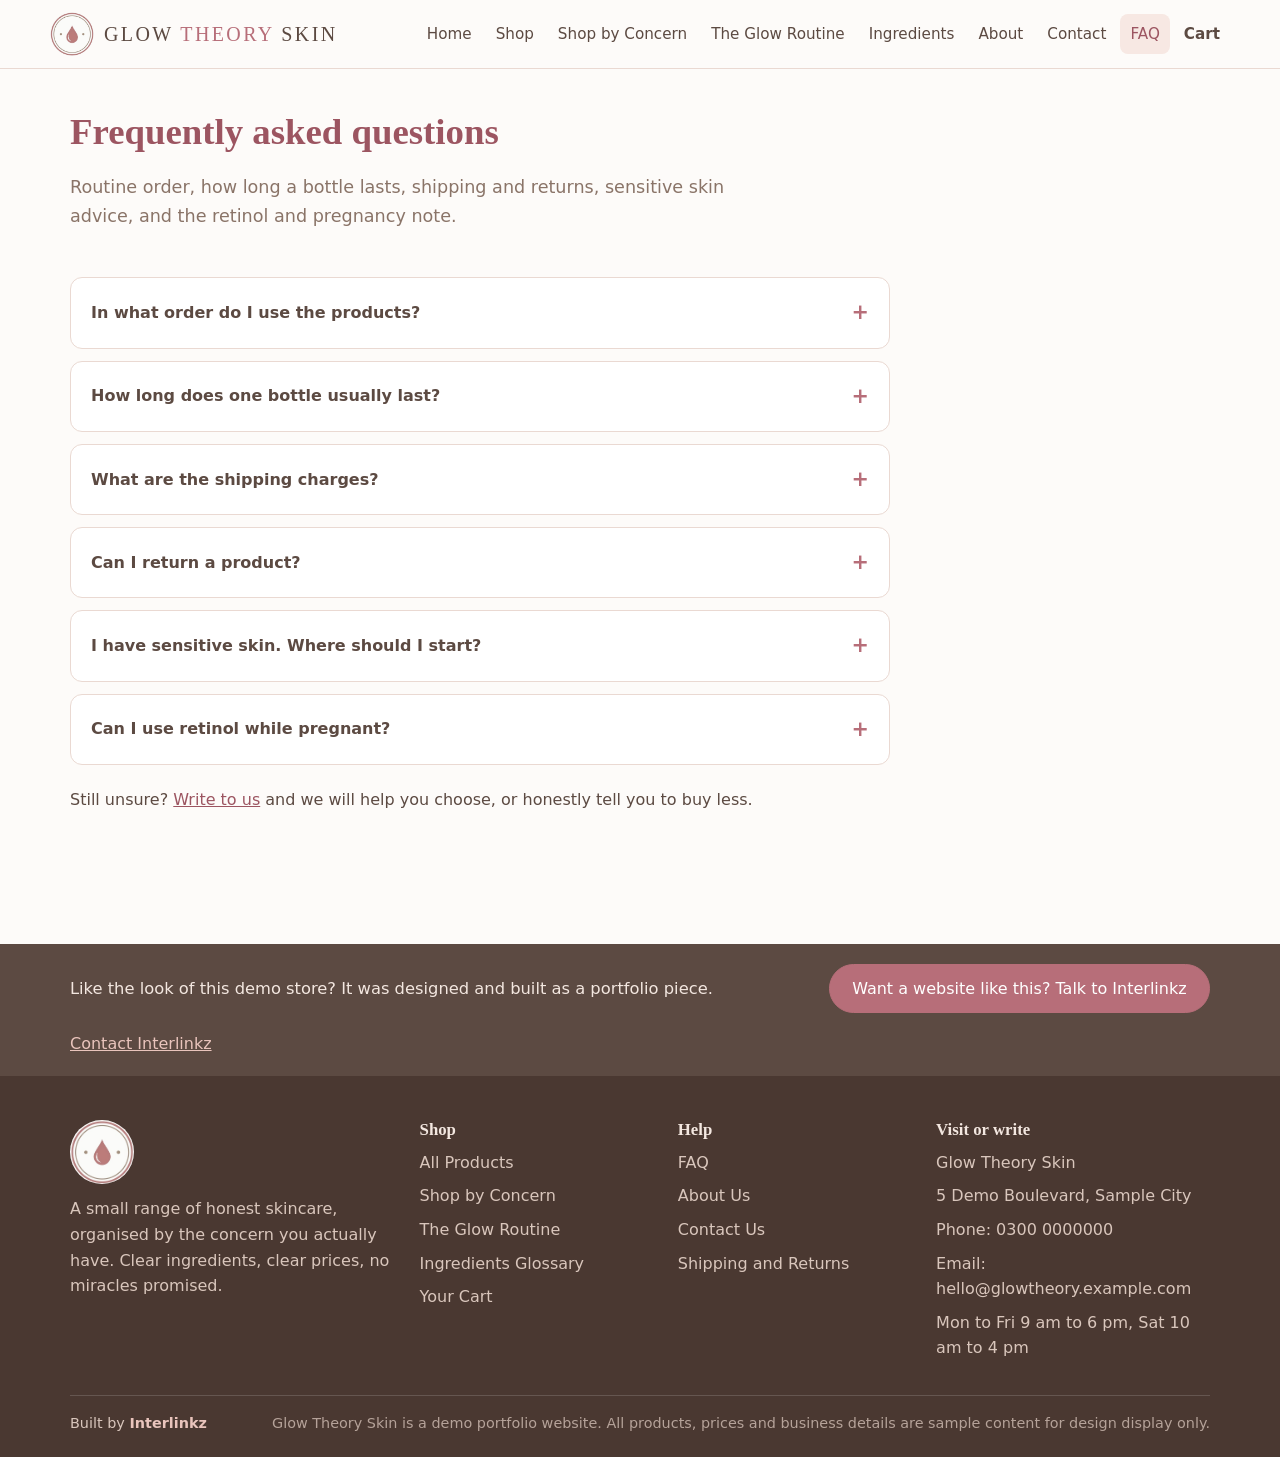
<file: faq.html>
<!DOCTYPE html>
<html lang="en">
<head>
<meta charset="UTF-8">
<meta name="viewport" content="width=device-width, initial-scale=1.0">
<title>FAQ · Glow Theory Skin</title>
<meta name="description" content="Routine order, shipping, returns, sensitive skin advice and the retinol pregnancy note.">
<link rel="icon" type="image/png" href="assets/img/favicon.png">
<link rel="stylesheet" href="css/style.css">
</head>
<body>
<header class="site-header"><div class="wrap header-in">
<a class="brand" href="index.html"><img src="assets/img/logo-badge.png" alt="Glow Theory Skin logo"><span class="brand-name">GLOW <b>THEORY</b> SKIN</span></a>
<button class="nav-toggle" aria-label="Open menu" aria-expanded="false">&#9776;</button>
<nav class="main-nav" id="main-nav"><a href="index.html">Home</a><a href="shop.html">Shop</a><a href="concerns.html">Shop by Concern</a><a href="routine.html">The Glow Routine</a><a href="ingredients.html">Ingredients</a><a href="about.html">About</a><a href="contact.html">Contact</a><a href="faq.html" class="active">FAQ</a><a class="cart-link" href="cart.html">Cart<span class="cart-count" style="display:none">0</span></a></nav>
</div></header>
<main>
<div class="wrap"><div class="page-head"><h1>Frequently asked questions</h1>
<p class="lead">Routine order, how long a bottle lasts, shipping and returns, sensitive skin advice, and the retinol and pregnancy note.</p></div>
<div style="padding:26px 0 56px"><div class="faq-list"><div class="faq-item"><button type="button" class="faq-q" aria-expanded="false">In what order do I use the products?</button><div class="faq-a"><p>Morning: cleanser, serum, moisturiser, then SPF last. Night: cleanser, treatment or serum, then cream. The Glow Routine page shows the full order with the sets.</p></div></div><div class="faq-item"><button type="button" class="faq-q" aria-expanded="false">How long does one bottle usually last?</button><div class="faq-a"><p>A 30 ml serum used once a day lasts about 6 to 8 weeks. A 150 ml cleanser lasts about 2 months. Each product page gives its own guide so there are no surprises.</p></div></div><div class="faq-item"><button type="button" class="faq-q" aria-expanded="false">What are the shipping charges?</button><div class="faq-a"><p>Shipping is a flat $5 per order, and free on orders above $60. Orders placed before 2 pm usually leave the same working day.</p></div></div><div class="faq-item"><button type="button" class="faq-q" aria-expanded="false">Can I return a product?</button><div class="faq-a"><p>Unopened products can be returned within 30 days for a full refund. If a product arrives damaged or leaks, send us a photo within 2 days and we will replace it.</p></div></div><div class="faq-item"><button type="button" class="faq-q" aria-expanded="false">I have sensitive skin. Where should I start?</button><div class="faq-a"><p>Start with the Sensitivity shelf: the Gentle Cream Cleanser, Daily Moisture Whip and Ceramide Barrier Repair Cream are the calm end of the range. Patch test any new product on a small area first.</p></div></div><div class="faq-item"><button type="button" class="faq-q" aria-expanded="false">Can I use retinol while pregnant?</button><div class="faq-a"><p>No. We advise against retinol during pregnancy and while breastfeeding. The Retinol Renewal Night Cream page says this clearly, and our team will suggest gentler options if you ask.</p></div></div></div>
<p style="margin-top:22px">Still unsure? <a href="contact.html">Write to us</a> and we will help you choose, or honestly tell you to buy less.</p></div></div>
</main>
<div class="leadband"><div class="wrap leadband-in">
<p>Like the look of this demo store? It was designed and built as a portfolio piece.</p>
<a class="btn" href="https://interlinkz.com/contact">Want a website like this? Talk to Interlinkz</a>
<a class="leadlink" href="https://interlinkz.com/contact">Contact Interlinkz</a>
</div></div>
<footer class="site-footer"><div class="wrap">
<div class="footer-grid">
<div class="footer-brand"><img src="assets/img/logo-badge.png" alt="Glow Theory Skin logo">
<p>A small range of honest skincare, organised by the concern you actually have. Clear ingredients, clear prices, no miracles promised.</p></div>
<div><h3>Shop</h3><ul>
<li><a href="shop.html">All Products</a></li>
<li><a href="concerns.html">Shop by Concern</a></li>
<li><a href="routine.html">The Glow Routine</a></li>
<li><a href="ingredients.html">Ingredients Glossary</a></li>
<li><a href="cart.html">Your Cart</a></li></ul></div>
<div><h3>Help</h3><ul>
<li><a href="faq.html">FAQ</a></li>
<li><a href="about.html">About Us</a></li>
<li><a href="contact.html">Contact Us</a></li>
<li><a href="faq.html">Shipping and Returns</a></li></ul></div>
<div><h3>Visit or write</h3><ul>
<li>Glow Theory Skin</li>
<li>5 Demo Boulevard, Sample City</li>
<li>Phone: 0300 0000000</li>
<li>Email: hello@glowtheory.example.com</li>
<li>Mon to Fri 9 am to 6 pm, Sat 10 am to 4 pm</li></ul></div>
</div>
<div class="footer-bottom">
<span>Built by <a href="https://interlinkz.com">Interlinkz</a></span>
<span class="demo-line">Glow Theory Skin is a demo portfolio website. All products, prices and business details are sample content for design display only.</span>
</div>
</div></footer>
<script src="js/data.js"></script>
<script src="js/app.js"></script>
</body>
</html>
</file>
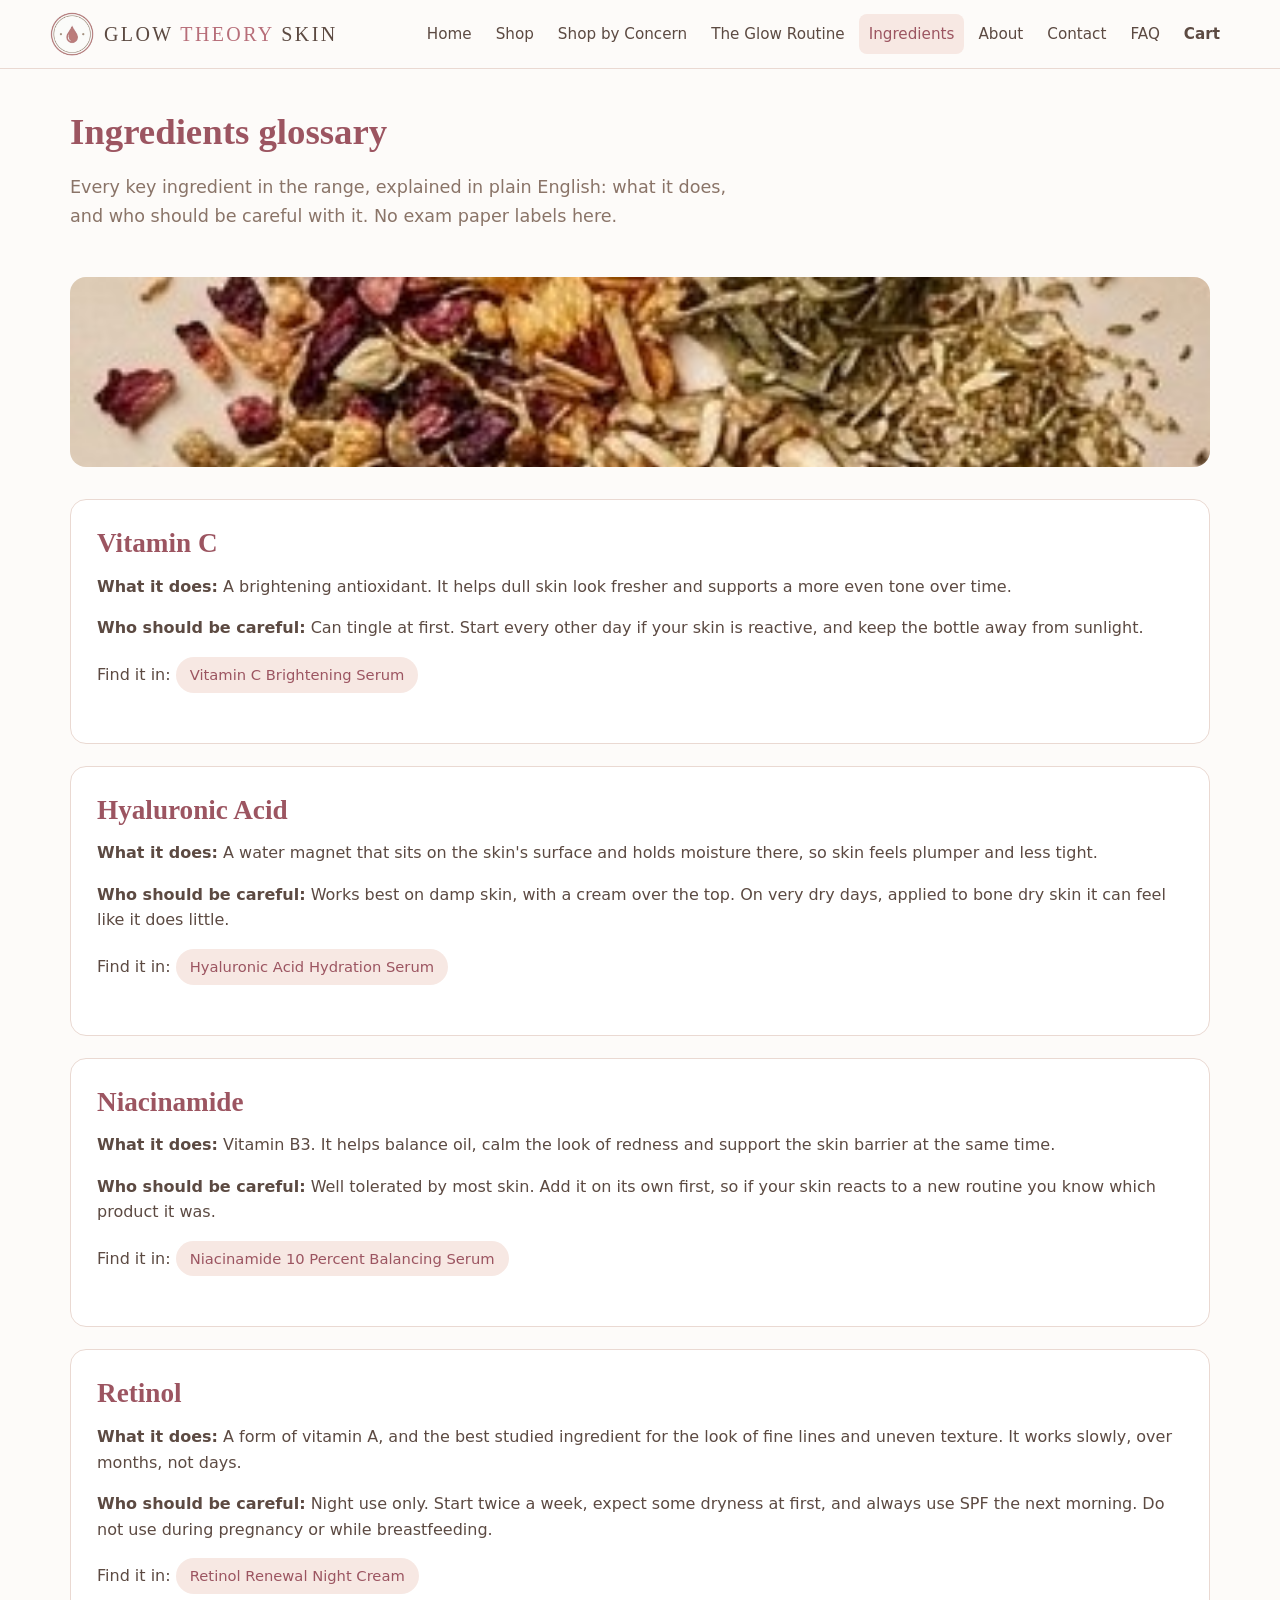
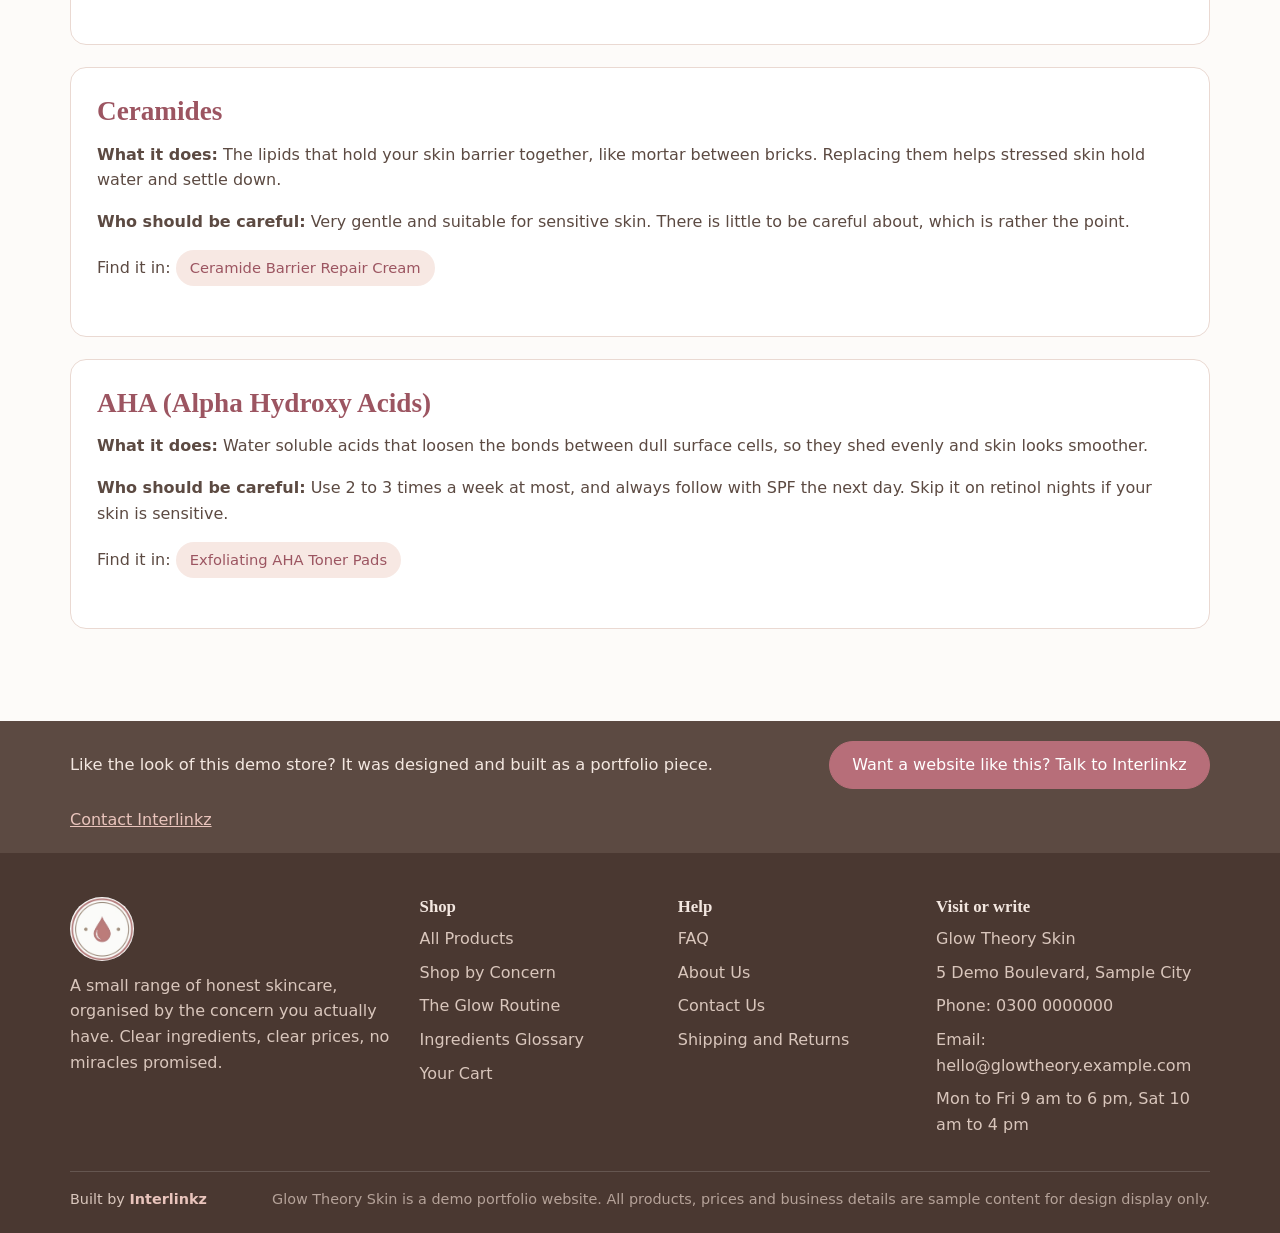
<file: ingredients.html>
<!DOCTYPE html>
<html lang="en">
<head>
<meta charset="UTF-8">
<meta name="viewport" content="width=device-width, initial-scale=1.0">
<title>Ingredients Glossary · Glow Theory Skin</title>
<meta name="description" content="Plain English notes on vitamin C, hyaluronic acid, niacinamide, retinol, ceramides and AHA.">
<link rel="icon" type="image/png" href="assets/img/favicon.png">
<link rel="stylesheet" href="css/style.css">
</head>
<body>
<header class="site-header"><div class="wrap header-in">
<a class="brand" href="index.html"><img src="assets/img/logo-badge.png" alt="Glow Theory Skin logo"><span class="brand-name">GLOW <b>THEORY</b> SKIN</span></a>
<button class="nav-toggle" aria-label="Open menu" aria-expanded="false">&#9776;</button>
<nav class="main-nav" id="main-nav"><a href="index.html">Home</a><a href="shop.html">Shop</a><a href="concerns.html">Shop by Concern</a><a href="routine.html">The Glow Routine</a><a href="ingredients.html" class="active">Ingredients</a><a href="about.html">About</a><a href="contact.html">Contact</a><a href="faq.html">FAQ</a><a class="cart-link" href="cart.html">Cart<span class="cart-count" style="display:none">0</span></a></nav>
</div></header>
<main>
<div class="wrap"><div class="page-head"><h1>Ingredients glossary</h1>
<p class="lead">Every key ingredient in the range, explained in plain English: what it does, and who should be careful with it. No exam paper labels here.</p></div>
<img class="page-banner" src="assets/img/ingredients-hero.jpg" alt="Dried botanical ingredients">
<div id="ingredient-list" style="padding:26px 0 10px"></div>
</div>
</main>
<div class="leadband"><div class="wrap leadband-in">
<p>Like the look of this demo store? It was designed and built as a portfolio piece.</p>
<a class="btn" href="https://interlinkz.com/contact">Want a website like this? Talk to Interlinkz</a>
<a class="leadlink" href="https://interlinkz.com/contact">Contact Interlinkz</a>
</div></div>
<footer class="site-footer"><div class="wrap">
<div class="footer-grid">
<div class="footer-brand"><img src="assets/img/logo-badge.png" alt="Glow Theory Skin logo">
<p>A small range of honest skincare, organised by the concern you actually have. Clear ingredients, clear prices, no miracles promised.</p></div>
<div><h3>Shop</h3><ul>
<li><a href="shop.html">All Products</a></li>
<li><a href="concerns.html">Shop by Concern</a></li>
<li><a href="routine.html">The Glow Routine</a></li>
<li><a href="ingredients.html">Ingredients Glossary</a></li>
<li><a href="cart.html">Your Cart</a></li></ul></div>
<div><h3>Help</h3><ul>
<li><a href="faq.html">FAQ</a></li>
<li><a href="about.html">About Us</a></li>
<li><a href="contact.html">Contact Us</a></li>
<li><a href="faq.html">Shipping and Returns</a></li></ul></div>
<div><h3>Visit or write</h3><ul>
<li>Glow Theory Skin</li>
<li>5 Demo Boulevard, Sample City</li>
<li>Phone: 0300 0000000</li>
<li>Email: hello@glowtheory.example.com</li>
<li>Mon to Fri 9 am to 6 pm, Sat 10 am to 4 pm</li></ul></div>
</div>
<div class="footer-bottom">
<span>Built by <a href="https://interlinkz.com">Interlinkz</a></span>
<span class="demo-line">Glow Theory Skin is a demo portfolio website. All products, prices and business details are sample content for design display only.</span>
</div>
</div></footer>
<script src="js/data.js"></script>
<script src="js/app.js"></script>
</body>
</html>
</file>
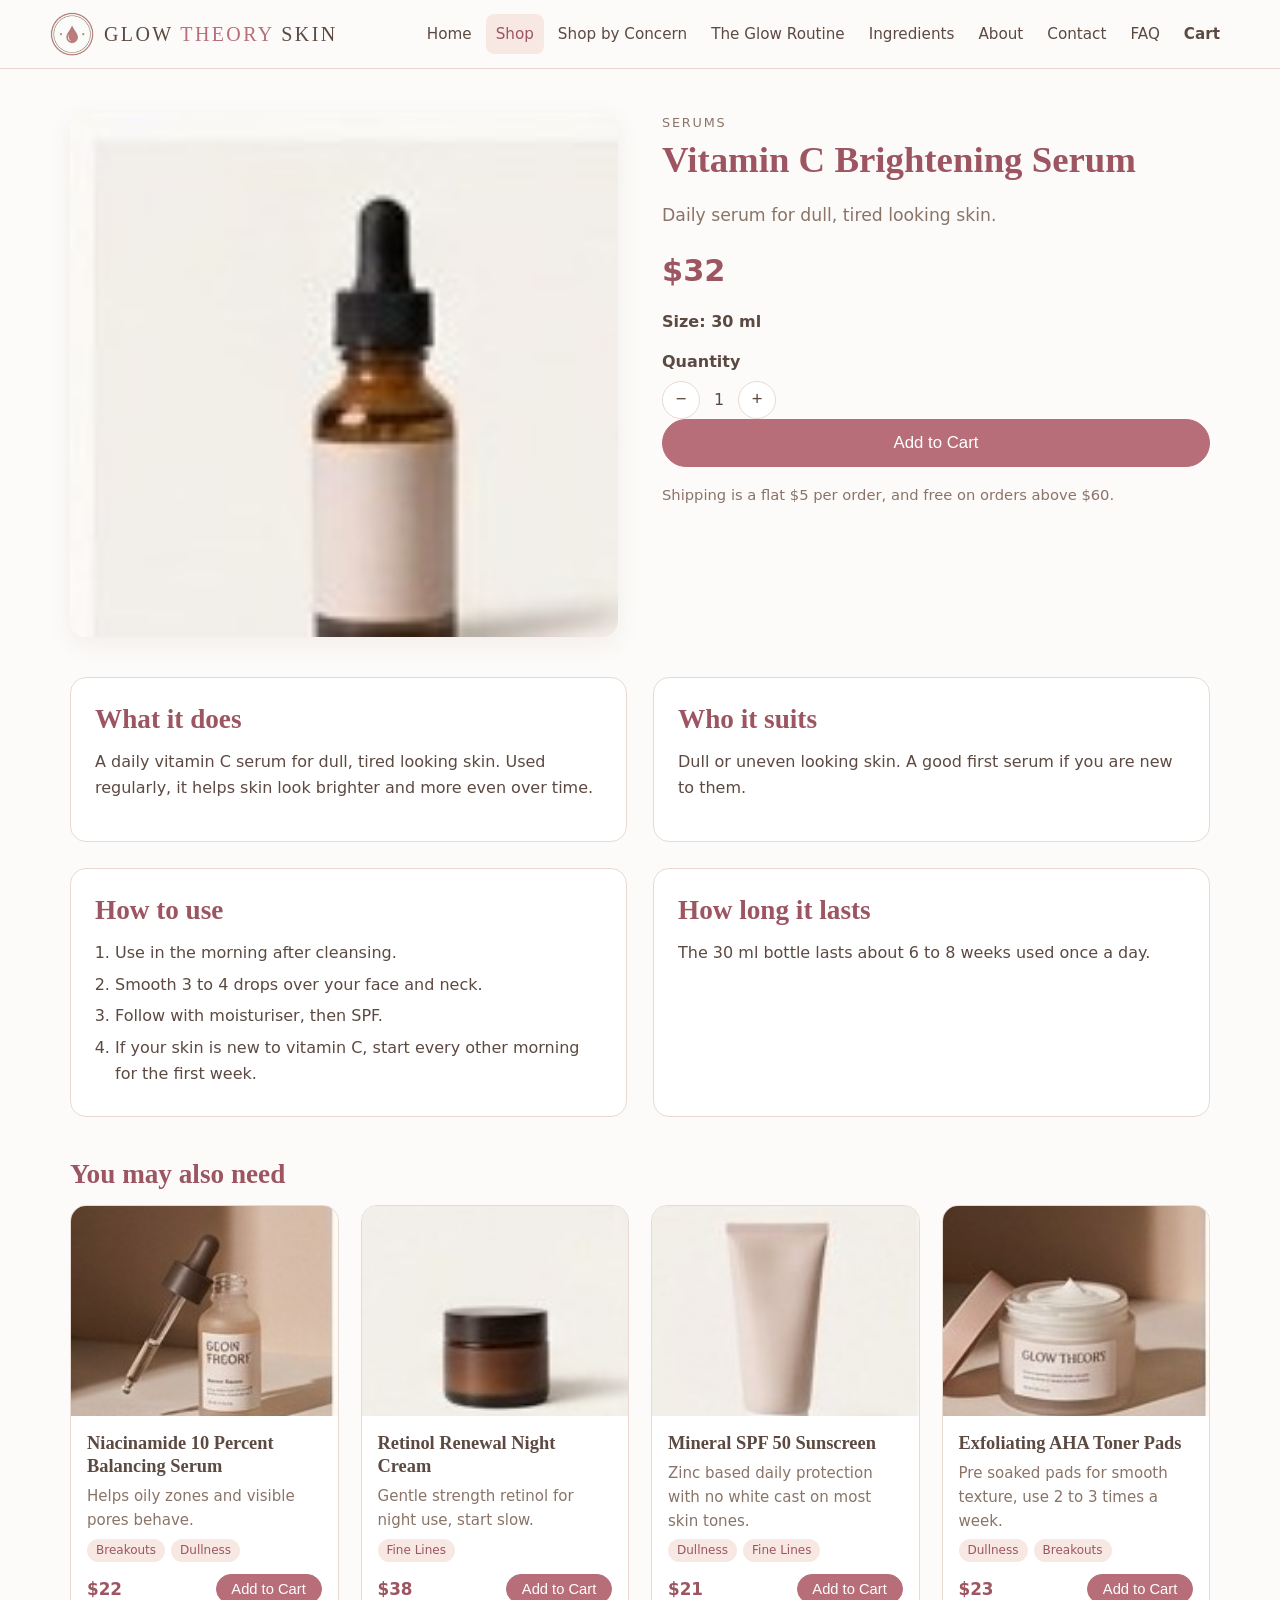
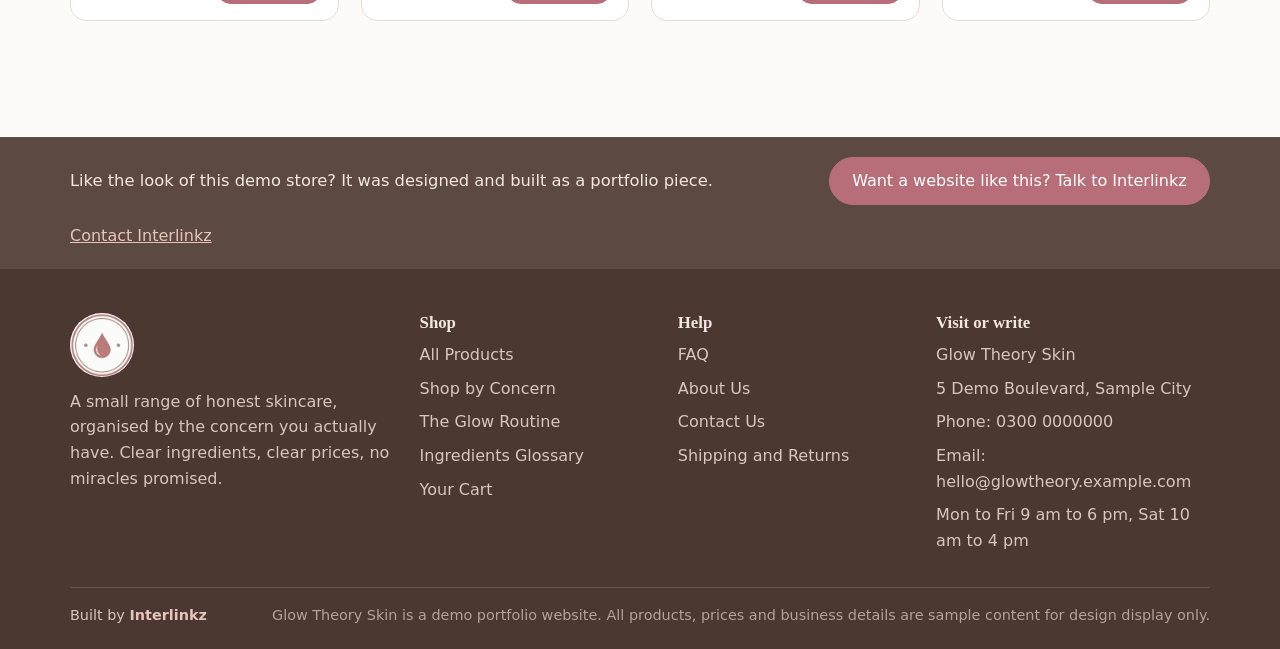
<file: product.html>
<!DOCTYPE html>
<html lang="en">
<head>
<meta charset="UTF-8">
<meta name="viewport" content="width=device-width, initial-scale=1.0">
<title>Product · Glow Theory Skin</title>
<meta name="description" content="Product details, who it suits, how to use it and how long it lasts.">
<link rel="icon" type="image/png" href="assets/img/favicon.png">
<link rel="stylesheet" href="css/style.css">
</head>
<body>
<header class="site-header"><div class="wrap header-in">
<a class="brand" href="index.html"><img src="assets/img/logo-badge.png" alt="Glow Theory Skin logo"><span class="brand-name">GLOW <b>THEORY</b> SKIN</span></a>
<button class="nav-toggle" aria-label="Open menu" aria-expanded="false">&#9776;</button>
<nav class="main-nav" id="main-nav"><a href="index.html">Home</a><a href="shop.html" class="active">Shop</a><a href="concerns.html">Shop by Concern</a><a href="routine.html">The Glow Routine</a><a href="ingredients.html">Ingredients</a><a href="about.html">About</a><a href="contact.html">Contact</a><a href="faq.html">FAQ</a><a class="cart-link" href="cart.html">Cart<span class="cart-count" style="display:none">0</span></a></nav>
</div></header>
<main><div class="wrap"><div id="product-detail"></div></div></main>
<div class="leadband"><div class="wrap leadband-in">
<p>Like the look of this demo store? It was designed and built as a portfolio piece.</p>
<a class="btn" href="https://interlinkz.com/contact">Want a website like this? Talk to Interlinkz</a>
<a class="leadlink" href="https://interlinkz.com/contact">Contact Interlinkz</a>
</div></div>
<footer class="site-footer"><div class="wrap">
<div class="footer-grid">
<div class="footer-brand"><img src="assets/img/logo-badge.png" alt="Glow Theory Skin logo">
<p>A small range of honest skincare, organised by the concern you actually have. Clear ingredients, clear prices, no miracles promised.</p></div>
<div><h3>Shop</h3><ul>
<li><a href="shop.html">All Products</a></li>
<li><a href="concerns.html">Shop by Concern</a></li>
<li><a href="routine.html">The Glow Routine</a></li>
<li><a href="ingredients.html">Ingredients Glossary</a></li>
<li><a href="cart.html">Your Cart</a></li></ul></div>
<div><h3>Help</h3><ul>
<li><a href="faq.html">FAQ</a></li>
<li><a href="about.html">About Us</a></li>
<li><a href="contact.html">Contact Us</a></li>
<li><a href="faq.html">Shipping and Returns</a></li></ul></div>
<div><h3>Visit or write</h3><ul>
<li>Glow Theory Skin</li>
<li>5 Demo Boulevard, Sample City</li>
<li>Phone: 0300 0000000</li>
<li>Email: hello@glowtheory.example.com</li>
<li>Mon to Fri 9 am to 6 pm, Sat 10 am to 4 pm</li></ul></div>
</div>
<div class="footer-bottom">
<span>Built by <a href="https://interlinkz.com">Interlinkz</a></span>
<span class="demo-line">Glow Theory Skin is a demo portfolio website. All products, prices and business details are sample content for design display only.</span>
</div>
</div></footer>
<script src="js/data.js"></script>
<script src="js/app.js"></script>
</body>
</html>
</file>
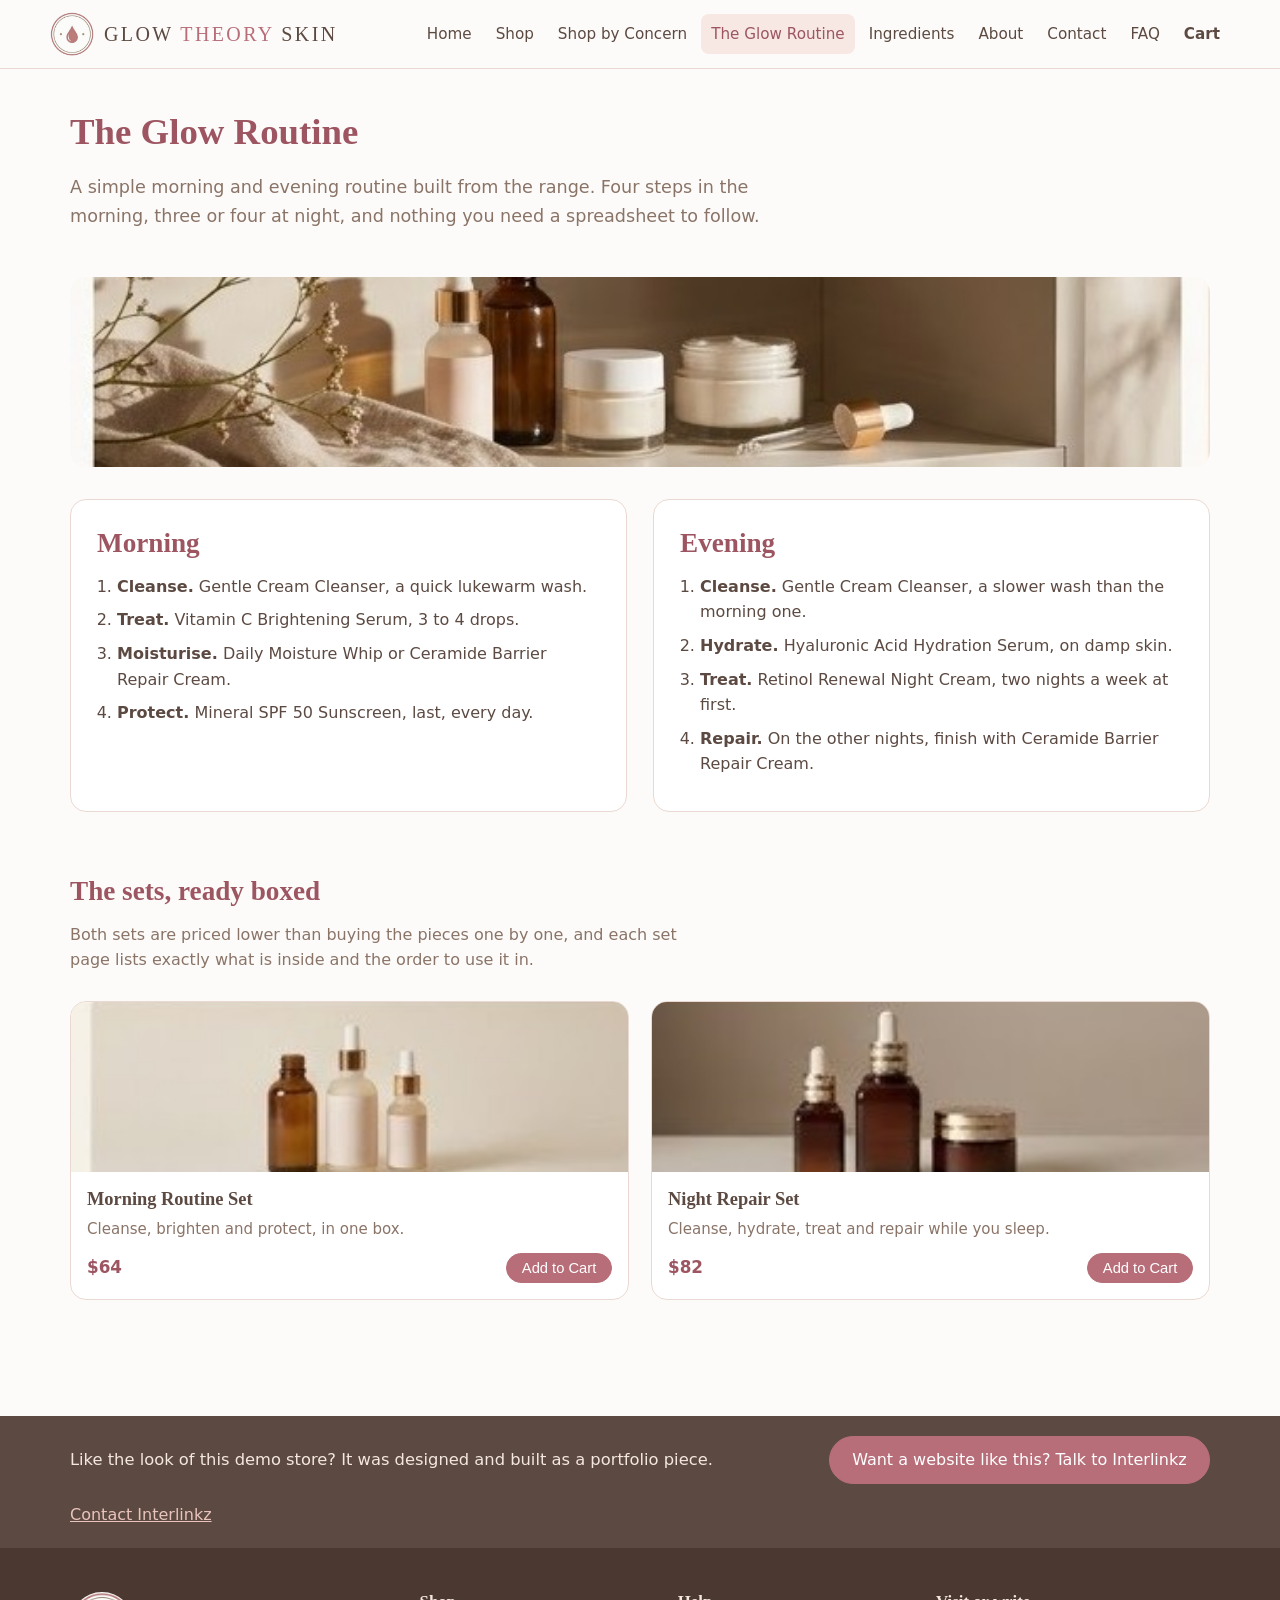
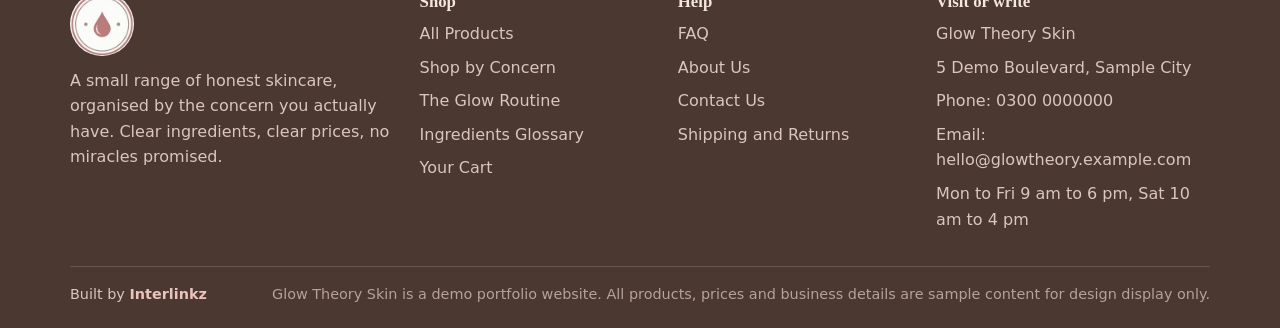
<file: routine.html>
<!DOCTYPE html>
<html lang="en">
<head>
<meta charset="UTF-8">
<meta name="viewport" content="width=device-width, initial-scale=1.0">
<title>The Glow Routine · Glow Theory Skin</title>
<meta name="description" content="A simple morning and evening routine, plus the Morning Routine Set and Night Repair Set with full contents.">
<link rel="icon" type="image/png" href="assets/img/favicon.png">
<link rel="stylesheet" href="css/style.css">
</head>
<body>
<header class="site-header"><div class="wrap header-in">
<a class="brand" href="index.html"><img src="assets/img/logo-badge.png" alt="Glow Theory Skin logo"><span class="brand-name">GLOW <b>THEORY</b> SKIN</span></a>
<button class="nav-toggle" aria-label="Open menu" aria-expanded="false">&#9776;</button>
<nav class="main-nav" id="main-nav"><a href="index.html">Home</a><a href="shop.html">Shop</a><a href="concerns.html">Shop by Concern</a><a href="routine.html" class="active">The Glow Routine</a><a href="ingredients.html">Ingredients</a><a href="about.html">About</a><a href="contact.html">Contact</a><a href="faq.html">FAQ</a><a class="cart-link" href="cart.html">Cart<span class="cart-count" style="display:none">0</span></a></nav>
</div></header>
<main>
<div class="wrap"><div class="page-head"><h1>The Glow Routine</h1>
<p class="lead">A simple morning and evening routine built from the range. Four steps in the morning, three or four at night, and nothing you need a spreadsheet to follow.</p></div>
<img class="page-banner" src="assets/img/routine-hero.jpg" alt="A calm bathroom shelf with Glow Theory Skin products">
<section style="padding-top:26px"><div class="routine-grid">
<div class="routine-card"><h2>Morning</h2><ol>
<li><strong>Cleanse.</strong> Gentle Cream Cleanser, a quick lukewarm wash.</li>
<li><strong>Treat.</strong> Vitamin C Brightening Serum, 3 to 4 drops.</li>
<li><strong>Moisturise.</strong> Daily Moisture Whip or Ceramide Barrier Repair Cream.</li>
<li><strong>Protect.</strong> Mineral SPF 50 Sunscreen, last, every day.</li></ol></div>
<div class="routine-card"><h2>Evening</h2><ol>
<li><strong>Cleanse.</strong> Gentle Cream Cleanser, a slower wash than the morning one.</li>
<li><strong>Hydrate.</strong> Hyaluronic Acid Hydration Serum, on damp skin.</li>
<li><strong>Treat.</strong> Retinol Renewal Night Cream, two nights a week at first.</li>
<li><strong>Repair.</strong> On the other nights, finish with Ceramide Barrier Repair Cream.</li></ol></div>
</div></section>
<section style="padding-top:6px"><div class="section-head"><h2>The sets, ready boxed</h2>
<p>Both sets are priced lower than buying the pieces one by one, and each set page lists exactly what is inside and the order to use it in.</p></div>
<div class="set-cards" data-set-cards style="display:grid"></div>
</section></div>
</main>
<div class="leadband"><div class="wrap leadband-in">
<p>Like the look of this demo store? It was designed and built as a portfolio piece.</p>
<a class="btn" href="https://interlinkz.com/contact">Want a website like this? Talk to Interlinkz</a>
<a class="leadlink" href="https://interlinkz.com/contact">Contact Interlinkz</a>
</div></div>
<footer class="site-footer"><div class="wrap">
<div class="footer-grid">
<div class="footer-brand"><img src="assets/img/logo-badge.png" alt="Glow Theory Skin logo">
<p>A small range of honest skincare, organised by the concern you actually have. Clear ingredients, clear prices, no miracles promised.</p></div>
<div><h3>Shop</h3><ul>
<li><a href="shop.html">All Products</a></li>
<li><a href="concerns.html">Shop by Concern</a></li>
<li><a href="routine.html">The Glow Routine</a></li>
<li><a href="ingredients.html">Ingredients Glossary</a></li>
<li><a href="cart.html">Your Cart</a></li></ul></div>
<div><h3>Help</h3><ul>
<li><a href="faq.html">FAQ</a></li>
<li><a href="about.html">About Us</a></li>
<li><a href="contact.html">Contact Us</a></li>
<li><a href="faq.html">Shipping and Returns</a></li></ul></div>
<div><h3>Visit or write</h3><ul>
<li>Glow Theory Skin</li>
<li>5 Demo Boulevard, Sample City</li>
<li>Phone: 0300 0000000</li>
<li>Email: hello@glowtheory.example.com</li>
<li>Mon to Fri 9 am to 6 pm, Sat 10 am to 4 pm</li></ul></div>
</div>
<div class="footer-bottom">
<span>Built by <a href="https://interlinkz.com">Interlinkz</a></span>
<span class="demo-line">Glow Theory Skin is a demo portfolio website. All products, prices and business details are sample content for design display only.</span>
</div>
</div></footer>
<script src="js/data.js"></script>
<script src="js/app.js"></script>
</body>
</html>
</file>
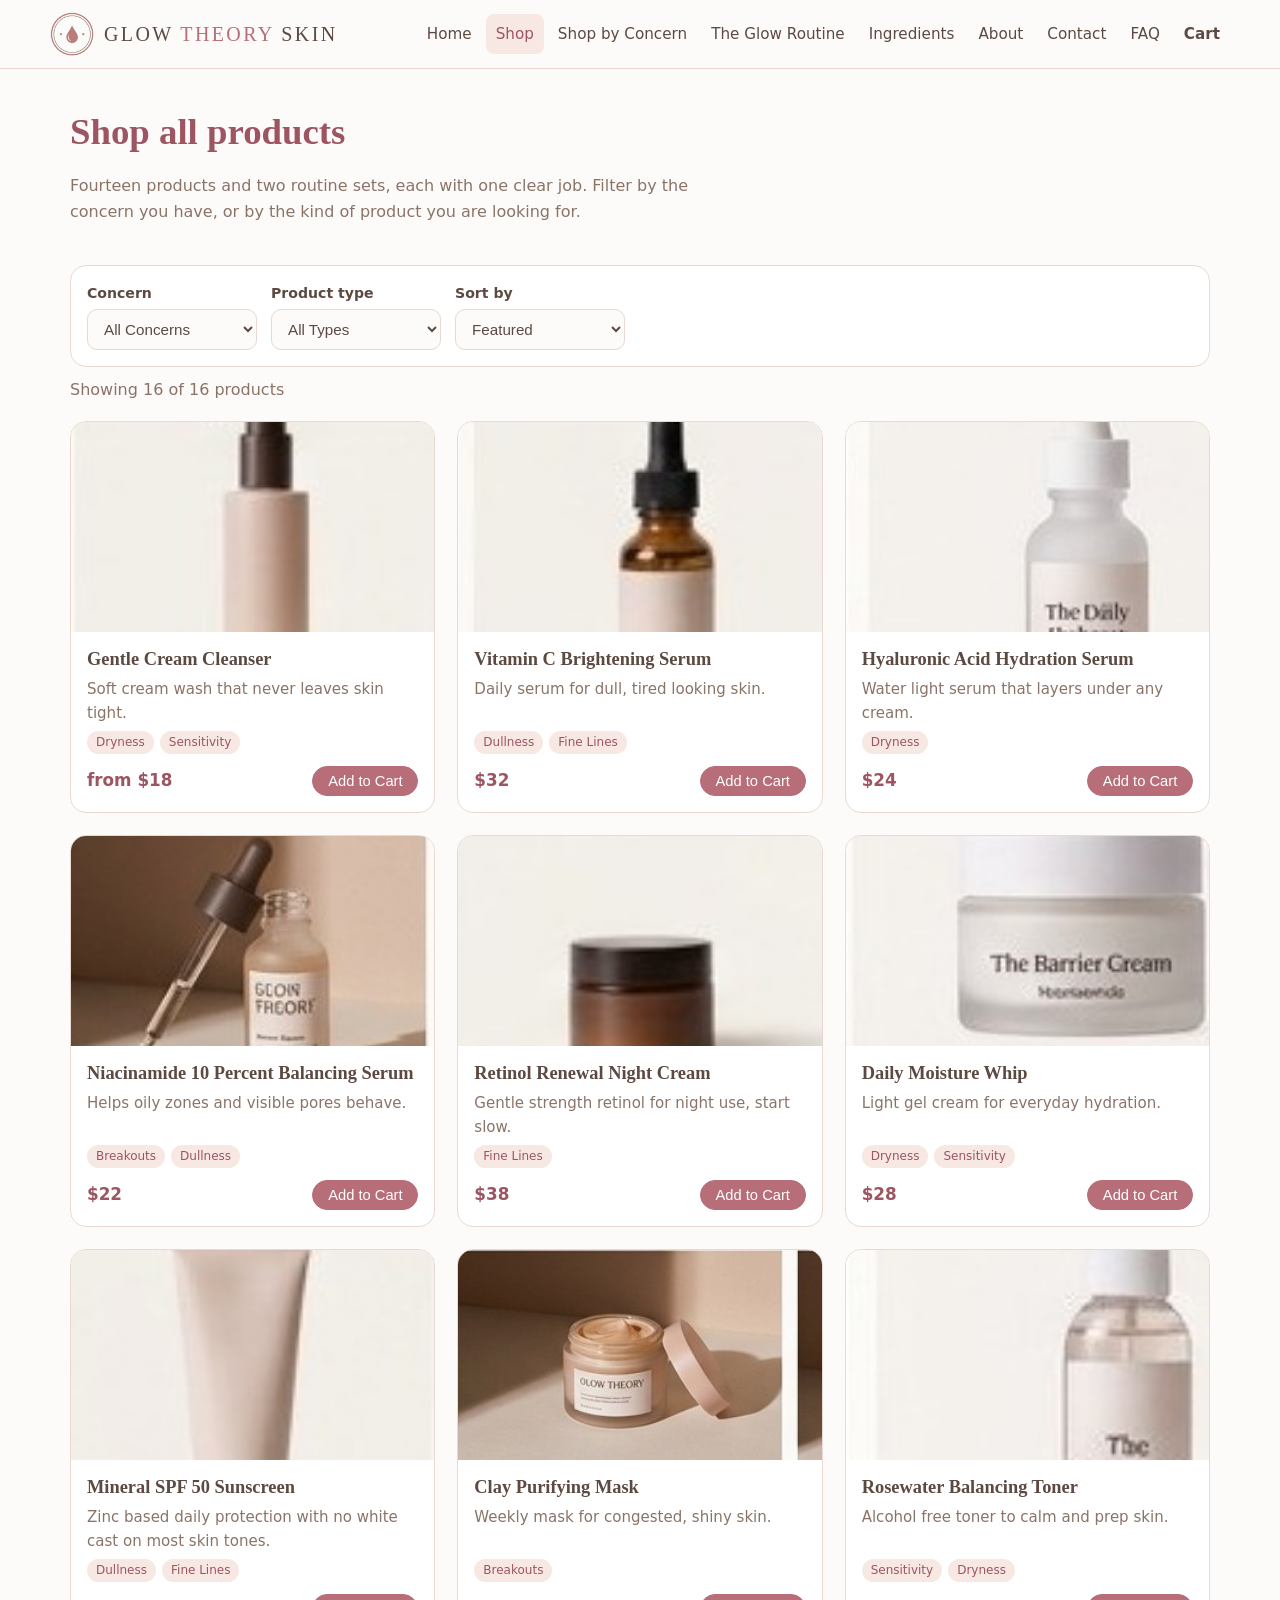
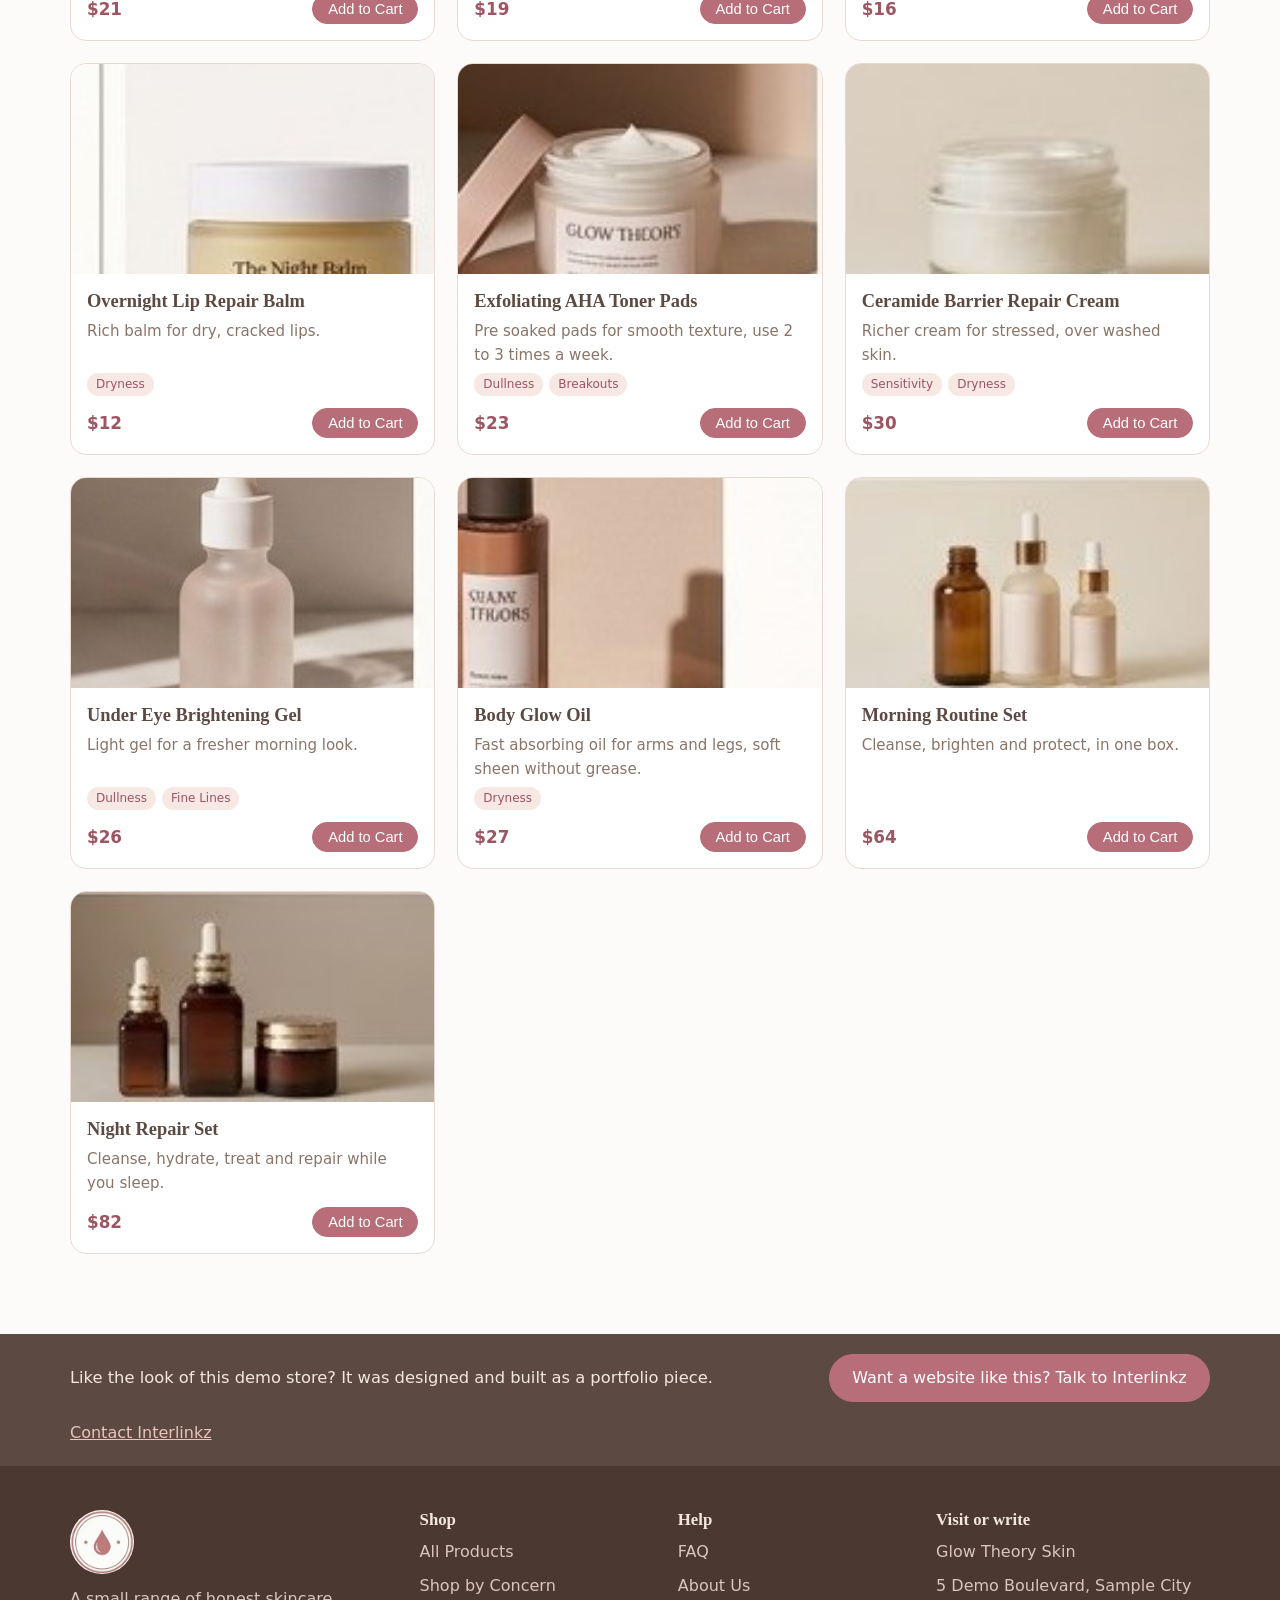
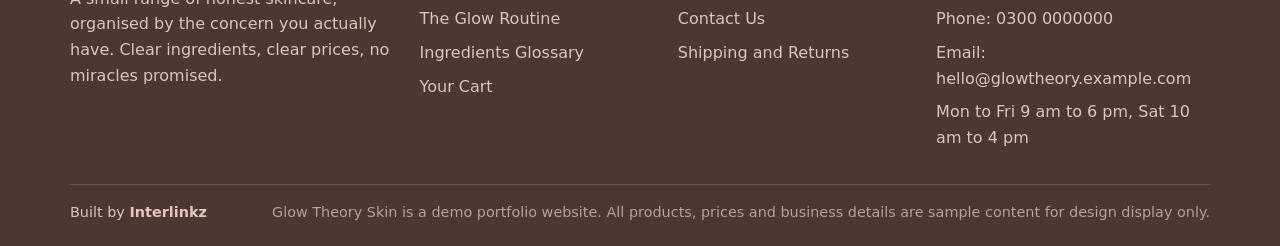
<file: shop.html>
<!DOCTYPE html>
<html lang="en">
<head>
<meta charset="UTF-8">
<meta name="viewport" content="width=device-width, initial-scale=1.0">
<title>Shop · Glow Theory Skin</title>
<meta name="description" content="Shop the full Glow Theory Skin range. Filter by concern or product type, sort by price.">
<link rel="icon" type="image/png" href="assets/img/favicon.png">
<link rel="stylesheet" href="css/style.css">
</head>
<body>
<header class="site-header"><div class="wrap header-in">
<a class="brand" href="index.html"><img src="assets/img/logo-badge.png" alt="Glow Theory Skin logo"><span class="brand-name">GLOW <b>THEORY</b> SKIN</span></a>
<button class="nav-toggle" aria-label="Open menu" aria-expanded="false">&#9776;</button>
<nav class="main-nav" id="main-nav"><a href="index.html">Home</a><a href="shop.html" class="active">Shop</a><a href="concerns.html">Shop by Concern</a><a href="routine.html">The Glow Routine</a><a href="ingredients.html">Ingredients</a><a href="about.html">About</a><a href="contact.html">Contact</a><a href="faq.html">FAQ</a><a class="cart-link" href="cart.html">Cart<span class="cart-count" style="display:none">0</span></a></nav>
</div></header>
<main>
<div class="wrap"><div class="shop-head"><h1>Shop all products</h1>
<p class="lead" style="color:var(--taupe-soft);max-width:62ch">Fourteen products and two routine sets, each with one clear job. Filter by the concern you have, or by the kind of product you are looking for.</p></div>
<form class="filters" id="shop-filters" onsubmit="return false">
<label>Concern <select id="filter-concern">
<option value="all">All Concerns</option><option>Dryness</option><option>Dullness</option><option>Breakouts</option><option>Fine Lines</option><option>Sensitivity</option>
</select></label>
<label>Product type <select id="filter-type">
<option value="all">All Types</option><option>Cleansers</option><option>Serums</option><option>Creams</option><option>Toners</option><option>Treatments</option><option>Sun Care</option><option>Body &amp; Lips</option><option>Routine Sets</option>
</select></label>
<label>Sort by <select id="filter-sort">
<option value="featured">Featured</option><option value="low">Price: Low to High</option><option value="high">Price: High to Low</option>
</select></label>
</form>
<p id="shop-count"></p>
<div class="grid grid-3" id="shop-grid" style="padding-bottom:20px"></div>
</div>
</main>
<div class="leadband"><div class="wrap leadband-in">
<p>Like the look of this demo store? It was designed and built as a portfolio piece.</p>
<a class="btn" href="https://interlinkz.com/contact">Want a website like this? Talk to Interlinkz</a>
<a class="leadlink" href="https://interlinkz.com/contact">Contact Interlinkz</a>
</div></div>
<footer class="site-footer"><div class="wrap">
<div class="footer-grid">
<div class="footer-brand"><img src="assets/img/logo-badge.png" alt="Glow Theory Skin logo">
<p>A small range of honest skincare, organised by the concern you actually have. Clear ingredients, clear prices, no miracles promised.</p></div>
<div><h3>Shop</h3><ul>
<li><a href="shop.html">All Products</a></li>
<li><a href="concerns.html">Shop by Concern</a></li>
<li><a href="routine.html">The Glow Routine</a></li>
<li><a href="ingredients.html">Ingredients Glossary</a></li>
<li><a href="cart.html">Your Cart</a></li></ul></div>
<div><h3>Help</h3><ul>
<li><a href="faq.html">FAQ</a></li>
<li><a href="about.html">About Us</a></li>
<li><a href="contact.html">Contact Us</a></li>
<li><a href="faq.html">Shipping and Returns</a></li></ul></div>
<div><h3>Visit or write</h3><ul>
<li>Glow Theory Skin</li>
<li>5 Demo Boulevard, Sample City</li>
<li>Phone: 0300 0000000</li>
<li>Email: hello@glowtheory.example.com</li>
<li>Mon to Fri 9 am to 6 pm, Sat 10 am to 4 pm</li></ul></div>
</div>
<div class="footer-bottom">
<span>Built by <a href="https://interlinkz.com">Interlinkz</a></span>
<span class="demo-line">Glow Theory Skin is a demo portfolio website. All products, prices and business details are sample content for design display only.</span>
</div>
</div></footer>
<script src="js/data.js"></script>
<script src="js/app.js"></script>
</body>
</html>
</file>
<file: css/style.css>
:root{
  --porcelain:#FDFBF9; --blush:#E9C4BC; --blush-soft:#F7E8E3; --rose:#B76E79; --rose-dark:#9C5561;
  --taupe:#5C4A42; --taupe-soft:#8A7468; --line:#EAD9D2; --white:#FFFFFF;
  --radius:16px; --shadow:0 6px 24px rgba(92,74,66,.08);
}
*{box-sizing:border-box}
html{scroll-behavior:smooth}
body{margin:0;background:var(--porcelain);color:var(--taupe);
  font-family:"Segoe UI",system-ui,-apple-system,Arial,sans-serif;line-height:1.6;font-size:16px}
img{max-width:100%;display:block}
a{color:var(--rose-dark)}
h1,h2,h3{font-family:Georgia,"Times New Roman",serif;color:var(--rose-dark);line-height:1.25;margin:0 0 .5em}
h1{font-size:2.3rem} h2{font-size:1.7rem} h3{font-size:1.15rem}
p{margin:0 0 1em}
.wrap{max-width:1180px;margin:0 auto;padding:0 20px}
.btn{display:inline-block;background:var(--rose);color:#fff;border:1px solid var(--rose);
  padding:.65em 1.4em;border-radius:999px;font-size:1rem;cursor:pointer;text-decoration:none;
  transition:background .2s ease,transform .15s ease;text-align:center}
.btn:hover{background:var(--rose-dark);color:#fff}
.btn-outline{background:transparent;color:var(--rose-dark)}
.btn-outline:hover{background:var(--blush-soft);color:var(--rose-dark)}
.btn-small{padding:.4em 1em;font-size:.92rem}
.btn-big{padding:.8em 2em;font-size:1.05rem;width:100%}
section{padding:56px 0}
.section-soft{background:var(--blush-soft)}
.section-head{max-width:640px;margin-bottom:28px}
.section-head p{color:var(--taupe-soft)}

/* header */
.site-header{position:sticky;top:0;z-index:50;background:var(--porcelain);border-bottom:1px solid var(--line)}
.header-in{display:flex;align-items:center;gap:18px;padding:12px 0}
.brand{display:flex;align-items:center;gap:10px;text-decoration:none;margin-right:auto}
.brand img{width:44px;height:44px;border-radius:50%}
.brand-name{font-family:Georgia,serif;font-size:1.25rem;letter-spacing:.12em;color:var(--taupe);white-space:nowrap}
.brand-name b{color:var(--rose);font-weight:normal}
.main-nav{display:flex;gap:4px;align-items:center}
.main-nav a{color:var(--taupe);text-decoration:none;padding:8px 10px;border-radius:8px;font-size:.95rem;white-space:nowrap}
.main-nav a:hover,.main-nav a.active{background:var(--blush-soft);color:var(--rose-dark)}
.cart-link{position:relative;font-weight:600}
.cart-count{position:absolute;top:-2px;right:-6px;background:var(--rose);color:#fff;border-radius:999px;
  min-width:20px;height:20px;font-size:.72rem;align-items:center;justify-content:center;padding:0 5px}
.nav-toggle{display:none;background:none;border:1px solid var(--line);border-radius:10px;
  width:44px;height:44px;cursor:pointer;font-size:1.3rem;color:var(--taupe)}

/* hero */
.hero{display:grid;grid-template-columns:1fr 1fr;gap:40px;align-items:center;padding:48px 0 8px}
.hero img{border-radius:var(--radius);box-shadow:var(--shadow);width:100%;height:100%;object-fit:cover}
.hero h1{font-size:2.9rem}
.hero .sub{font-size:1.12rem;color:var(--taupe-soft);max-width:46ch}
.hero-btns{display:flex;gap:12px;flex-wrap:wrap;margin-top:8px}

/* tiles and grids */
.tiles{display:grid;grid-template-columns:repeat(5,1fr);gap:16px}
.tile{background:var(--white);border:1px solid var(--line);border-radius:var(--radius);
  padding:22px 12px;text-align:center;text-decoration:none;color:var(--taupe);
  transition:transform .15s ease,box-shadow .2s ease}
.tile:hover{transform:translateY(-3px);box-shadow:var(--shadow);color:var(--rose-dark)}
.tile svg{width:38px;height:38px;margin:0 auto 8px;stroke:var(--rose);fill:none;stroke-width:1.6;stroke-linecap:round;stroke-linejoin:round}
.tile span{font-family:Georgia,serif;font-size:1.05rem}
.grid{display:grid;gap:22px}
.grid-4{grid-template-columns:repeat(4,1fr)}
.grid-3{grid-template-columns:repeat(3,1fr)}
.card{background:var(--white);border:1px solid var(--line);border-radius:var(--radius);overflow:hidden;
  display:flex;flex-direction:column;transition:transform .15s ease,box-shadow .2s ease}
.card:hover{transform:translateY(-3px);box-shadow:var(--shadow)}
.card-img{display:block;background:var(--blush-soft)}
.card-img img{width:100%;height:210px;object-fit:cover}
.card-body{padding:16px;display:flex;flex-direction:column;gap:6px;flex:1}
.card-body h3{margin:0}.card-body h3 a{color:var(--taupe);text-decoration:none}
.card-body h3 a:hover{color:var(--rose-dark)}
.card-line{color:var(--taupe-soft);font-size:.94rem;margin:0;flex:1}
.tags{display:flex;gap:6px;flex-wrap:wrap;margin:0}
.tag{background:var(--blush-soft);color:var(--rose-dark);font-size:.75rem;padding:2px 9px;border-radius:999px}
.card-foot{display:flex;align-items:center;justify-content:space-between;gap:10px;margin:6px 0 0}
.price{font-weight:700;color:var(--rose-dark);white-space:nowrap;font-size:1.05rem}

/* sets band */
.sets-band{background:var(--blush);border-radius:var(--radius);padding:34px;margin:8px 0}
.sets-band h2{color:var(--taupe)}
.set-cards{display:grid;grid-template-columns:1fr 1fr;gap:22px;margin-top:18px}
.set-cards .card-img img{height:170px}

/* promise + steps */
.promise{max-width:760px}
.steps-cards{display:grid;grid-template-columns:repeat(3,1fr);gap:22px}
.step-card{background:var(--white);border:1px solid var(--line);border-radius:var(--radius);padding:24px}
.step-card .num{display:inline-flex;width:36px;height:36px;border-radius:50%;background:var(--rose);
  color:#fff;align-items:center;justify-content:center;font-weight:700;margin-bottom:10px}
.strip{display:flex;gap:14px;flex-wrap:wrap;justify-content:center}
.strip span{background:var(--white);border:1px solid var(--line);border-radius:999px;padding:8px 18px;font-size:.95rem}

/* shop */
.shop-head{padding:40px 0 6px}
.filters{display:flex;gap:14px;flex-wrap:wrap;align-items:end;background:var(--white);
  border:1px solid var(--line);border-radius:var(--radius);padding:16px;margin:18px 0 8px}
.filters label{display:flex;flex-direction:column;gap:5px;font-size:.88rem;font-weight:600;color:var(--taupe)}
.filters select{padding:10px 12px;border:1px solid var(--line);border-radius:10px;background:var(--porcelain);
  color:var(--taupe);font-size:.95rem;min-width:170px}
#shop-count{color:var(--taupe-soft);margin:10px 0 18px}
.empty-note{background:var(--white);border:1px dashed var(--blush);border-radius:var(--radius);padding:26px;text-align:center}

/* product page */
.pd-grid{display:grid;grid-template-columns:1fr 1fr;gap:44px;padding:44px 0 10px;align-items:start}
.pd-img img{border-radius:var(--radius);box-shadow:var(--shadow);width:100%;max-height:560px;object-fit:cover}
.pd-type{text-transform:uppercase;letter-spacing:.14em;font-size:.8rem;color:var(--taupe-soft);margin-bottom:4px}
.pd-line{font-size:1.08rem;color:var(--taupe-soft)}
.pd-price{font-size:1.9rem;font-weight:700;color:var(--rose-dark);margin:10px 0}
.pd-label{font-weight:600;margin:14px 0 6px}
.size-row{display:flex;gap:10px;flex-wrap:wrap;margin:0}
.size-btn{border:1px solid var(--line);background:var(--white);border-radius:999px;padding:9px 16px;cursor:pointer;color:var(--taupe);font-size:.95rem}
.size-btn.active{background:var(--rose);border-color:var(--rose);color:#fff}
.qty-row{display:inline-flex;align-items:center;gap:14px;margin:0}
.qty-btn{width:38px;height:38px;border-radius:50%;border:1px solid var(--line);background:var(--white);
  font-size:1.15rem;cursor:pointer;color:var(--taupe);line-height:1}
.qty-btn:hover{border-color:var(--rose);color:var(--rose-dark)}
.ship-note{color:var(--taupe-soft);font-size:.92rem}
.pd-sections{display:grid;grid-template-columns:1fr 1fr;gap:26px;padding:30px 0}
.pd-sections section{background:var(--white);border:1px solid var(--line);border-radius:var(--radius);padding:24px}
.pd-sections section.warning{border-color:var(--rose);background:#FBF1EE}
.steps{margin:0;padding-left:20px}.steps li{margin-bottom:6px}
.contents-list{margin:0;padding-left:20px}.contents-list li{margin-bottom:6px}
.save-note{font-weight:600;color:var(--rose-dark)}
.related{padding-top:10px}

/* concerns + ingredients */
.guide-block{background:var(--white);border:1px solid var(--line);border-radius:var(--radius);padding:28px;margin-bottom:30px}
.guide-block .grid{margin-top:18px}
.guide-more{margin-top:16px}
.ing-card{background:var(--white);border:1px solid var(--line);border-radius:var(--radius);padding:26px;margin-bottom:22px}
.chip-link{display:inline-block;background:var(--blush-soft);border-radius:999px;padding:6px 14px;
  margin:0 8px 8px 0;text-decoration:none;color:var(--rose-dark);font-size:.92rem}
.chip-link:hover{background:var(--blush)}
.page-banner{width:100%;height:190px;object-fit:cover;border-radius:var(--radius);margin:26px 0 6px}
.page-head{padding:40px 0 4px}
.page-head p.lead{font-size:1.1rem;color:var(--taupe-soft);max-width:62ch}

/* routine */
.routine-grid{display:grid;grid-template-columns:1fr 1fr;gap:26px}
.routine-card{background:var(--white);border:1px solid var(--line);border-radius:var(--radius);padding:26px}
.routine-card ol{margin:0;padding-left:20px}.routine-card li{margin-bottom:8px}

/* cart */
.cart-line{display:grid;grid-template-columns:84px 1fr auto auto auto;gap:18px;align-items:center;
  background:var(--white);border:1px solid var(--line);border-radius:var(--radius);padding:14px 18px;margin-bottom:14px}
.cart-line img{width:84px;height:84px;object-fit:cover;border-radius:10px}
.cl-info h3{margin:0 0 2px}.cl-info p{margin:0;color:var(--taupe-soft);font-size:.92rem}
.cl-total{font-weight:700;color:var(--rose-dark);white-space:nowrap;margin:0}
.remove-btn{background:none;border:none;color:var(--rose-dark);cursor:pointer;text-decoration:underline;font-size:.92rem}
.cart-summary{background:var(--white);border:1px solid var(--line);border-radius:var(--radius);
  padding:22px;max-width:420px;margin:22px 0 0 auto}
.cart-summary p{display:flex;justify-content:space-between;margin:0 0 8px}
.cart-summary .grand{font-size:1.15rem;border-top:1px solid var(--line);padding-top:10px}
.ship-hint{color:var(--taupe-soft);font-size:.9rem;display:block !important}

/* forms */
.form-card{background:var(--white);border:1px solid var(--line);border-radius:var(--radius);padding:28px}
.form-grid{display:grid;grid-template-columns:1fr 1fr;gap:16px}
.field{display:flex;flex-direction:column;gap:5px;margin-bottom:14px}
.field label{font-weight:600;font-size:.92rem}
.field input,.field select,.field textarea{padding:11px 12px;border:1px solid var(--line);border-radius:10px;
  font:inherit;color:var(--taupe);background:var(--porcelain);width:100%}
.field input:focus,.field textarea:focus,.field select:focus{outline:2px solid var(--blush);border-color:var(--rose)}
.field-error{border-color:#C0392B !important;background:#FDF0EE !important}
.radio-row{display:flex;gap:20px;flex-wrap:wrap;margin:6px 0 14px}
.radio-row label{display:flex;gap:8px;align-items:center;cursor:pointer}
.checkout-grid{display:grid;grid-template-columns:1.4fr 1fr;gap:28px;align-items:start;padding-bottom:56px}
.os-line{display:flex;justify-content:space-between;gap:14px;margin:0 0 8px}
.os-line.grand{border-top:1px solid var(--line);padding-top:10px;font-size:1.12rem}
.success-box{background:var(--white);border:1px solid var(--blush);border-radius:var(--radius);
  padding:40px;text-align:center;max-width:640px;margin:50px auto 60px}
.form-done{display:none;background:var(--blush-soft);border:1px solid var(--blush);border-radius:12px;
  padding:14px 18px;margin-top:16px}

/* faq */
.faq-list{max-width:820px}
.faq-item{background:var(--white);border:1px solid var(--line);border-radius:12px;margin-bottom:12px;overflow:hidden}
.faq-q{width:100%;background:none;border:none;text-align:left;padding:18px 20px;font:inherit;font-weight:600;
  color:var(--taupe);cursor:pointer;display:flex;justify-content:space-between;gap:14px;align-items:center}
.faq-q::after{content:"+";font-size:1.3rem;color:var(--rose);transition:transform .25s ease}
.faq-item.open .faq-q::after{transform:rotate(45deg)}
.faq-a{max-height:0;overflow:hidden;transition:max-height .35s ease}
.faq-a p{padding:0 20px 18px;margin:0;color:var(--taupe-soft)}

/* lead band + footer */
.leadband{background:var(--taupe);color:#F3E7E0;margin-top:60px}
.leadband-in{display:flex;align-items:center;gap:18px;flex-wrap:wrap;padding-top:20px;padding-bottom:20px}
.leadband p{margin:0;font-size:1.02rem}
.leadband .btn{margin-left:auto}
.leadlink{color:var(--blush);white-space:nowrap}
.site-footer{background:#4A3831;color:#D9C6BC}
.footer-grid{display:grid;grid-template-columns:1.4fr 1fr 1fr 1.2fr;gap:30px;padding:44px 0 26px}
.site-footer h3{color:#F3E7E0;font-size:1.05rem}
.site-footer a{color:#D9C6BC;text-decoration:none}
.site-footer a:hover{color:#fff;text-decoration:underline}
.site-footer ul{list-style:none;margin:0;padding:0}.site-footer li{margin-bottom:8px}
.footer-brand img{width:64px;height:64px;border-radius:50%;background:var(--porcelain);margin-bottom:12px}
.footer-bottom{border-top:1px solid rgba(255,255,255,.15);padding:16px 0 22px;
  display:flex;gap:16px;flex-wrap:wrap;justify-content:space-between;font-size:.9rem}
.footer-bottom a{color:var(--blush);font-weight:600}
.demo-line{opacity:.75}

/* toast */
.toast{position:fixed;left:50%;bottom:26px;transform:translate(-50%,20px);background:var(--taupe);color:#fff;
  padding:12px 22px;border-radius:999px;opacity:0;pointer-events:none;transition:opacity .25s ease,transform .25s ease;
  z-index:99;max-width:92vw;text-align:center;font-size:.95rem}
.toast.show{opacity:1;transform:translate(-50%,0)}

/* contact */
.contact-grid{display:grid;grid-template-columns:1fr 1.3fr;gap:28px;align-items:start}
.contact-facts{background:var(--white);border:1px solid var(--line);border-radius:var(--radius);padding:26px}
.contact-facts p{margin:0 0 12px}
.about-photo{width:100%;border-radius:var(--radius);box-shadow:var(--shadow)}

/* responsive */
@media (max-width:1020px){
  .grid-4{grid-template-columns:repeat(2,1fr)}
  .tiles{grid-template-columns:repeat(3,1fr)}
  .footer-grid{grid-template-columns:1fr 1fr}
  .main-nav{display:none;position:absolute;top:100%;left:0;right:0;background:var(--porcelain);
    flex-direction:column;align-items:stretch;padding:12px 20px 18px;border-bottom:1px solid var(--line);
    box-shadow:var(--shadow)}
  .main-nav.open{display:flex}
  .main-nav a{padding:11px 10px}
  .nav-toggle{display:block}
  .site-header{position:relative}
  .header-in{flex-wrap:nowrap}
}
@media (max-width:760px){
  h1{font-size:1.9rem}.hero h1{font-size:2.2rem}
  section{padding:40px 0}
  .hero{grid-template-columns:1fr;padding-top:30px}
  .grid-4,.grid-3{grid-template-columns:1fr}
  .tiles{grid-template-columns:repeat(2,1fr)}
  .set-cards,.routine-grid,.pd-grid,.pd-sections,.checkout-grid,.contact-grid,.form-grid{grid-template-columns:1fr}
  .steps-cards{grid-template-columns:1fr}
  .card-img img{height:230px}
  .cart-line{grid-template-columns:64px 1fr;grid-template-rows:auto auto}
  .cart-line img{width:64px;height:64px}
  .filters{flex-direction:column;align-items:stretch}
  .filters select{width:100%}
  .leadband .btn{margin-left:0;width:100%}
  .leadband-in{flex-direction:column;align-items:flex-start}
  .footer-grid{grid-template-columns:1fr}
  .cart-summary{margin-left:0;max-width:none}
  .brand-name{font-size:1.05rem}
}
</file>
